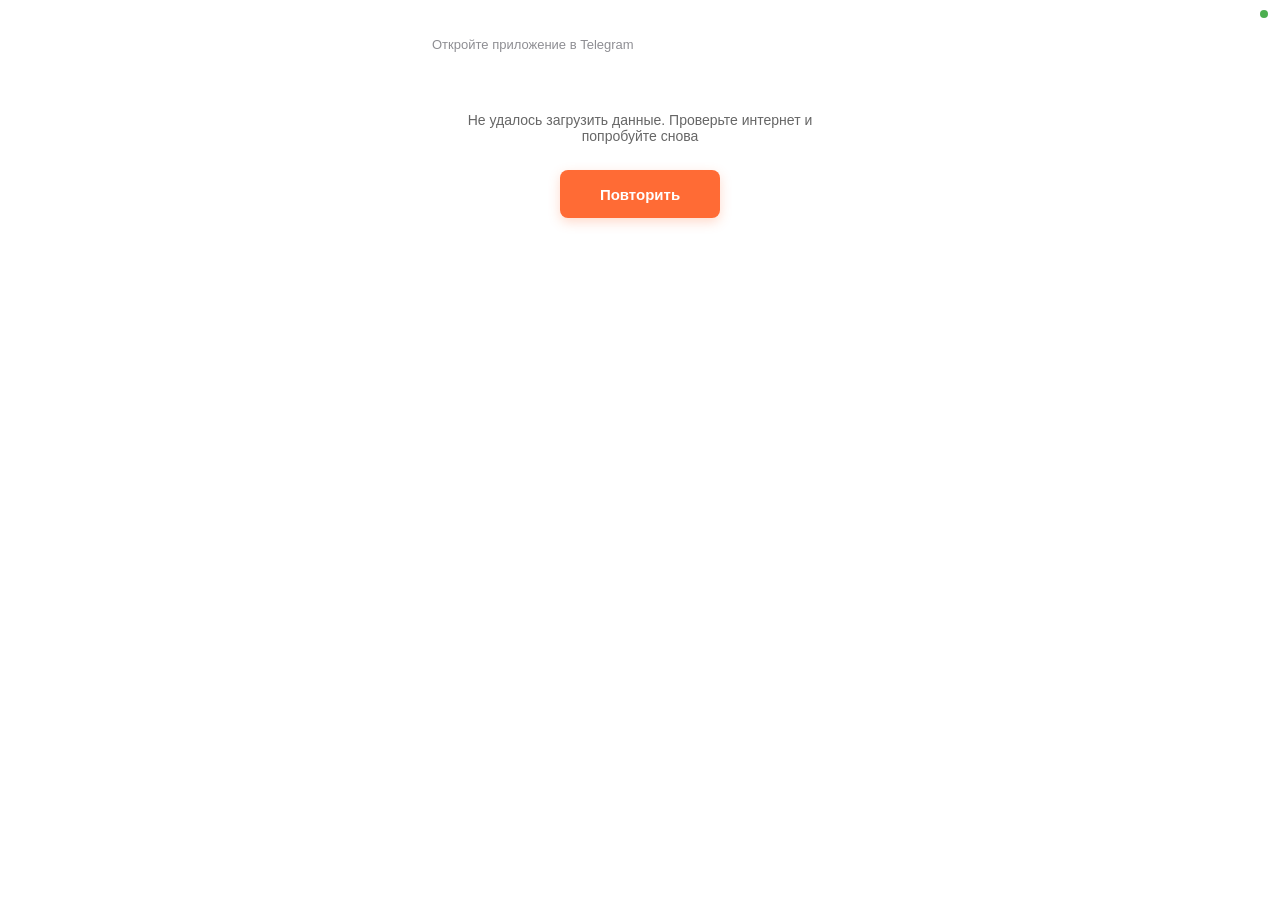
<file: index.html>
<!DOCTYPE html>
<html lang="ru">
<head>
  <meta charset="UTF-8">
  <meta name="viewport" content="width=device-width, initial-scale=1.0">
  <title>DogBuddy</title>
  <link rel="stylesheet" href="style.css">
  <script src="https://telegram.org/js/telegram-web-app.js"></script>
</head>
<body>
  <div id="network-banner" class="network-banner hidden">⚠️ Нет подключения к интернету</div>
  <div id="network-indicator" class="network-indicator online"></div>
  <main class="mx-auto min-h-screen max-w-md px-4 py-6">
    <p id="tg-user" class="hint mb-2">Откройте приложение в Telegram</p>
    <div id="dashboard-container"></div>
    <p id="home-status" class="hint mb-4" aria-live="polite"></p>
    <button class="btn-secondary is-hidden mb-4" id="home-retry" type="button">Повторить</button>

    <section id="home-menu" class="is-hidden">
      <h1 class="mb-2">Меню</h1>
      <p id="home-dog" class="dog-name"></p>
      <nav class="flex flex-col gap-2">
        <a class="btn-primary no-underline" href="feed.html">🔍 Найти друзей</a>
        <a class="btn-secondary no-underline" href="profile.html">🐕 Мой профиль</a>
        <a class="btn-secondary no-underline" href="walks.html">📅 Мои прогулки</a>
        <a class="btn-secondary no-underline" href="chats.html">💬 Чаты</a>
        <a class="btn-secondary no-underline" href="settings.html">⚙️ Настройки</a>
        <a class="btn-secondary no-underline" href="about.html">ℹ️ О приложении</a>
      </nav>
    </section>

    <section id="home-register" class="is-hidden">
      <h1 class="mb-4">Регистрация пса</h1>
      <form id="dog-form" class="card flex flex-col gap-4 p-4">
        <label class="flex flex-col gap-1">
          <span>Имя</span>
          <input class="field" type="text" name="name" required minlength="2" maxlength="30" placeholder="Шарик">
        </label>

        <label class="flex flex-col gap-1">
          <span>Порода</span>
          <input class="field" type="text" name="breed" required minlength="2" maxlength="50" placeholder="Корги">
        </label>

        <label class="flex flex-col gap-1">
          <span>Вес, кг</span>
          <input class="field" type="number" name="weight_kg" required min="0.5" max="150" step="0.1" placeholder="12">
        </label>

        <label class="flex flex-col gap-1">
          <span>Активность</span>
          <select class="field" name="activity" required>
            <option value="">Выберите от 1 до 5</option>
            <option value="1">1 — очень спокойный</option>
            <option value="2">2 — спокойный</option>
            <option value="3">3 — средний</option>
            <option value="4">4 — активный</option>
            <option value="5">5 — очень активный</option>
          </select>
        </label>

        <label class="flex items-center gap-2">
          <input type="checkbox" name="vaccinated">
          <span>Привит</span>
        </label>

        <label class="flex flex-col gap-1">
          <span>Фото</span>
          <span class="flex items-center gap-2">
            <input id="photo-file" type="file" accept="image/*">
            <img id="photo-preview" class="photo-preview is-hidden" alt="Превью фото собаки">
          </span>
          <span class="hint">Фото загрузится в облачное хранилище</span>
        </label>
        <input type="hidden" name="photo_url" id="photo-url" value="">

        <input type="hidden" name="lat" id="lat">
        <input type="hidden" name="lon" id="lon">
        <button class="btn-secondary" id="locate-btn" type="button">📍 Определить моё местоположение</button>
        <p id="coords-text" class="hint" aria-live="polite"></p>
        <div id="manual-coords" class="manual-coords">
          <label class="flex flex-col gap-1">
            <span>Широта (lat)</span>
            <input class="field" id="lat-manual" type="number" step="0.0000001" min="-90" max="90" placeholder="55.7558">
          </label>
          <label class="flex flex-col gap-1">
            <span>Долгота (lon)</span>
            <input class="field" id="lon-manual" type="number" step="0.0000001" min="-180" max="180" placeholder="37.6173">
          </label>
        </div>

        <button class="btn-primary" type="submit">Сохранить</button>
        <p id="form-status" class="hint" aria-live="polite"></p>
      </form>
    </section>
  </main>

  <script src="app.js"></script>
</body>
</html>
</file>
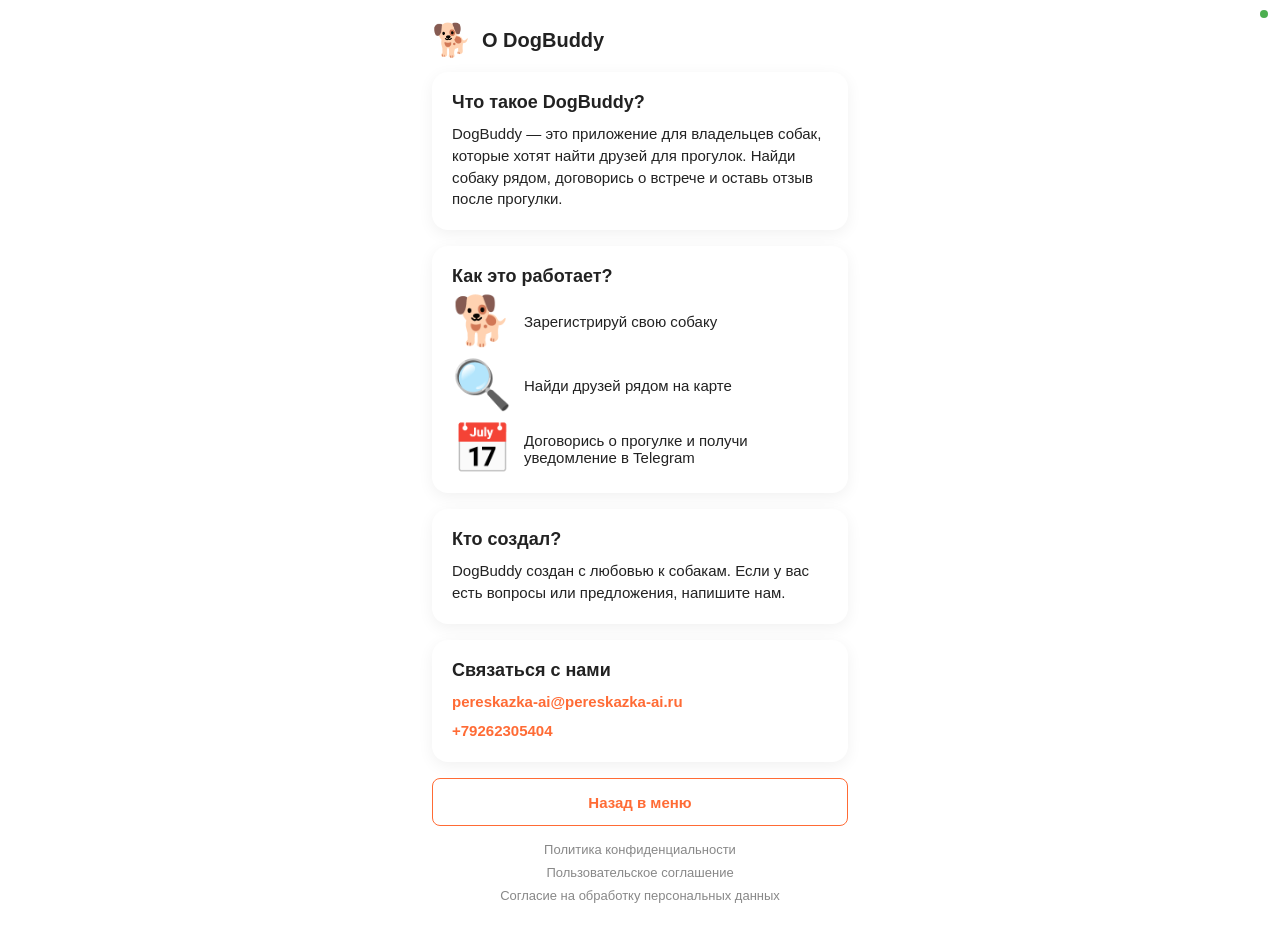
<file: about.html>
<!DOCTYPE html>
<html lang="ru">
<head>
  <meta charset="UTF-8">
  <meta name="viewport" content="width=device-width, initial-scale=1.0">
  <title>DogBuddy — о приложении</title>
  <link rel="stylesheet" href="style.css">
  <script src="https://telegram.org/js/telegram-web-app.js"></script>
</head>
<body class="about-page">
  <div id="network-banner" class="network-banner hidden">⚠️ Нет подключения к интернету</div>
  <div id="network-indicator" class="network-indicator online"></div>
  <main class="mx-auto min-h-screen max-w-md px-4 py-6">
    <h1 class="about-title"><span class="about-title-icon" aria-hidden="true">🐕</span> О DogBuddy</h1>

    <section class="about-card">
      <h2>Что такое DogBuddy?</h2>
      <p>DogBuddy — это приложение для владельцев собак, которые хотят найти друзей для прогулок. Найди собаку рядом, договорись о встрече и оставь отзыв после прогулки.</p>
    </section>

    <section class="about-card">
      <h2>Как это работает?</h2>
      <ol class="about-steps">
        <li class="about-step"><span class="about-step-icon" aria-hidden="true">🐕</span><span>Зарегистрируй свою собаку</span></li>
        <li class="about-step"><span class="about-step-icon" aria-hidden="true">🔍</span><span>Найди друзей рядом на карте</span></li>
        <li class="about-step"><span class="about-step-icon" aria-hidden="true">📅</span><span>Договорись о прогулке и получи уведомление в Telegram</span></li>
      </ol>
    </section>

    <section class="about-card">
      <h2>Кто создал?</h2>
      <p>DogBuddy создан с любовью к собакам. Если у вас есть вопросы или предложения, напишите нам.</p>
    </section>

    <section class="about-card">
      <h2>Связаться с нами</h2>
      <p class="about-contacts">
        <a class="about-contact" href="mailto:pereskazka-ai@pereskazka-ai.ru">pereskazka-ai@pereskazka-ai.ru</a>
        <a class="about-contact" href="tel:+79262305404">+79262305404</a>
      </p>
    </section>

    <a class="btn-secondary no-underline" href="index.html">Назад в меню</a>
    <nav class="legal-links" aria-label="Документы">
      <a class="privacy-link" href="privacy.html">Политика конфиденциальности</a>
      <a class="privacy-link" href="terms.html">Пользовательское соглашение</a>
      <a class="privacy-link" href="consent.html">Согласие на обработку персональных данных</a>
    </nav>
  </main>
  <script src="app.js"></script>
</body>
</html>
</file>
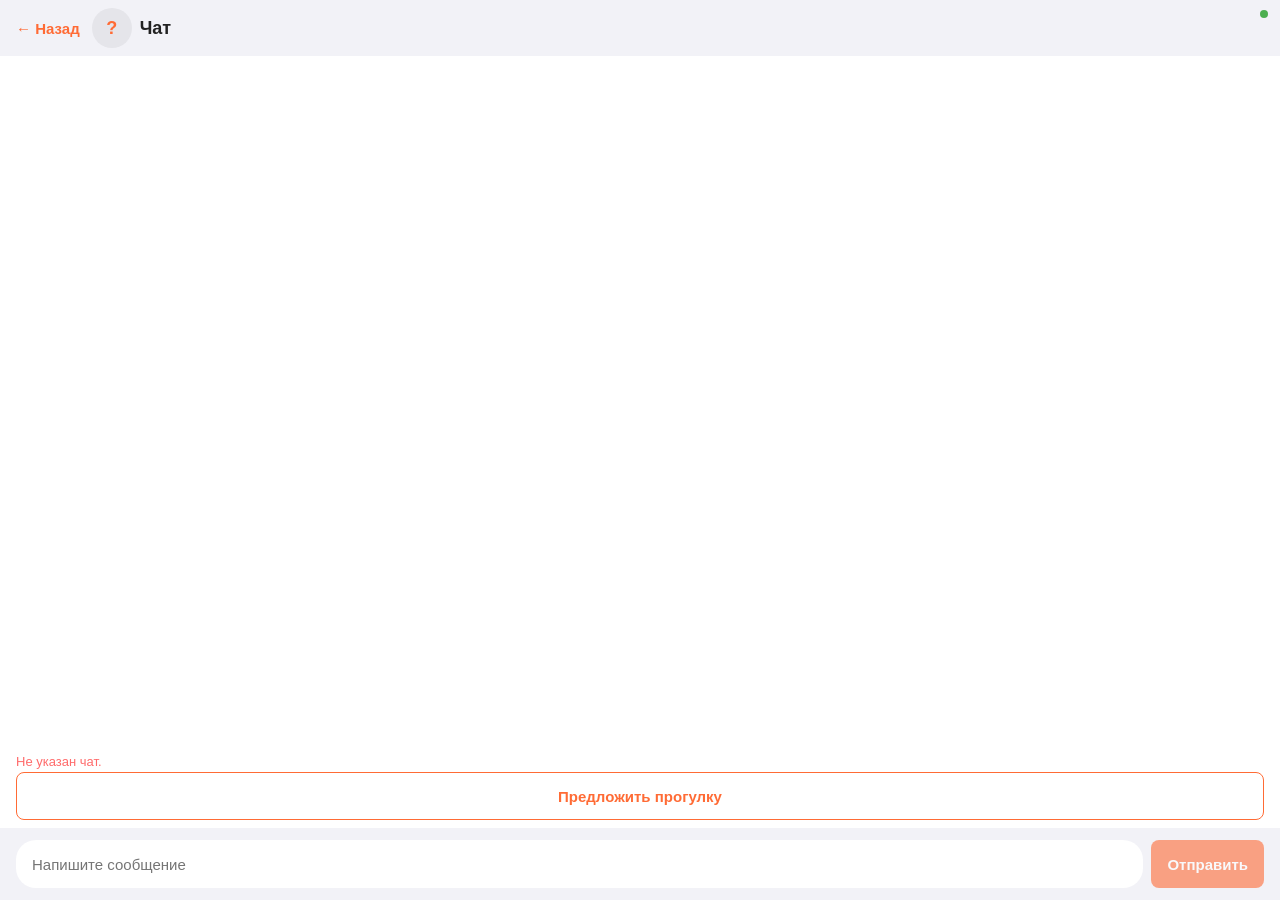
<file: chat.html>
<!DOCTYPE html>
<html lang="ru">
<head>
  <meta charset="UTF-8">
  <meta name="viewport" content="width=device-width, initial-scale=1.0">
  <title>DogBuddy — чат</title>
  <script src="https://telegram.org/js/telegram-web-app.js"></script>
  <link rel="stylesheet" href="style.css">
  <style>
    body.chat-page {
      height: 100vh;
      display: flex;
      flex-direction: column;
      overflow: hidden;
    }

    .chat-header {
      display: flex;
      align-items: center;
      gap: 12px;
      min-height: 56px;
      padding: 8px 16px;
      background: var(--tg-card);
    }

    .chat-back {
      flex-shrink: 0;
      color: var(--primary);
      font-size: 15px;
      font-weight: 600;
      text-decoration: none;
    }

    .chat-partner-wrap {
      display: flex;
      align-items: center;
      gap: 8px;
      min-width: 0;
    }

    .chat-avatar {
      display: flex;
      align-items: center;
      justify-content: center;
      width: 40px;
      height: 40px;
      flex-shrink: 0;
      border-radius: 50%;
      background: #E5E5EA;
      color: #FF6B35;
      font-size: 18px;
      font-weight: 600;
    }

    #chat-partner {
      margin: 0;
      overflow: hidden;
      font-size: 18px;
      font-weight: 600;
      text-overflow: ellipsis;
      white-space: nowrap;
    }

    .chat-messages {
      display: flex;
      flex: 1;
      flex-direction: column;
      gap: 8px;
      overflow-y: auto;
      padding: 16px;
    }

    .chat-empty {
      margin: auto;
      text-align: center;
    }

    .chat-bubble {
      max-width: 80%;
      padding: 10px 14px;
    }

    .chat-bubble-in {
      align-self: flex-start;
      background: #E5E5EA;
      color: #222222;
      border-radius: 18px 18px 18px 4px;
    }

    .chat-bubble-out {
      align-self: flex-end;
      background: #FF6B35;
      color: #ffffff;
      border-radius: 18px 18px 4px 18px;
    }

    .chat-text {
      margin: 0;
      font-size: 15px;
      white-space: pre-wrap;
      overflow-wrap: anywhere;
    }

    .chat-time {
      display: block;
      margin-top: 4px;
      font-size: 11px;
    }

    .chat-bubble-in .chat-time {
      color: #8e8e93;
    }

    .chat-bubble-out .chat-time {
      color: rgba(255, 255, 255, 0.85);
    }

    .chat-status {
      min-height: 18px;
      margin: 0;
      padding: 0 16px;
    }

    .chat-form {
      display: flex;
      gap: 8px;
      padding: 12px 16px;
      background: var(--tg-card);
    }

    .chat-input {
      flex: 1;
      min-width: 0;
      height: 48px;
      padding: 0 16px;
      border: none;
      border-radius: 20px;
      background: #ffffff;
      color: #222222;
      font-size: 15px;
    }

    .chat-send {
      flex-shrink: 0;
      padding: 0 16px;
    }

    .chat-walks {
      display: flex;
      flex-direction: column;
      gap: 8px;
      max-height: 220px;
      overflow-y: auto;
      padding: 8px 16px 0;
    }

    .chat-walks[hidden] {
      display: none !important;
    }

    .walk-list-title {
      margin: 0;
      font-size: 13px;
      font-weight: 600;
    }

    .walk-card {
      padding: 12px;
      background: var(--tg-card);
      border-radius: 12px;
    }

    .walk-place {
      margin: 0;
      font-size: 15px;
      font-weight: 600;
    }

    .walk-meta {
      margin: 4px 0 0;
      font-size: 13px;
    }

    .walk-status-proposed {
      color: #FF6B35;
    }

    .walk-status-confirmed,
    .walk-status-done {
      color: #4CAF50;
    }

    .walk-review-link {
      display: flex;
      align-items: center;
      justify-content: center;
      width: 100%;
      margin-top: 8px;
      text-decoration: none;
    }

    .walk-actions {
      display: flex;
      gap: 8px;
      margin-top: 8px;
    }

    .walk-actions button {
      flex: 1;
      height: 48px;
    }

    .chat-walk-link {
      display: flex;
      align-items: center;
      justify-content: center;
      margin: 0 16px 8px;
      text-decoration: none;
    }
  </style>
</head>
<body class="chat-page" data-requires-dog="1">
  <div id="network-banner" class="network-banner hidden">⚠️ Нет подключения к интернету</div>
  <div id="network-indicator" class="network-indicator online"></div>
  <header class="chat-header">
    <a class="chat-back" href="feed.html">← Назад</a>
    <div class="chat-partner-wrap">
      <div id="chat-avatar" class="chat-avatar">?</div>
      <h1 id="chat-partner">Чат</h1>
    </div>
  </header>

  <div id="chat-walks" class="chat-walks" hidden></div>
  <div id="messages-container" class="chat-messages"></div>
  <p id="chat-status" class="hint chat-status"></p>
  <a id="chat-walk-link" class="btn-secondary chat-walk-link" href="walk.html">Предложить прогулку</a>

  <form id="chat-form" class="chat-form">
    <input id="chat-text" class="chat-input" type="text" name="text" maxlength="1000" placeholder="Напишите сообщение" aria-label="Сообщение" autocomplete="off">
    <button class="btn-primary chat-send" type="submit">Отправить</button>
  </form>

  <script src="app.js"></script>
</body>
</html>
</file>
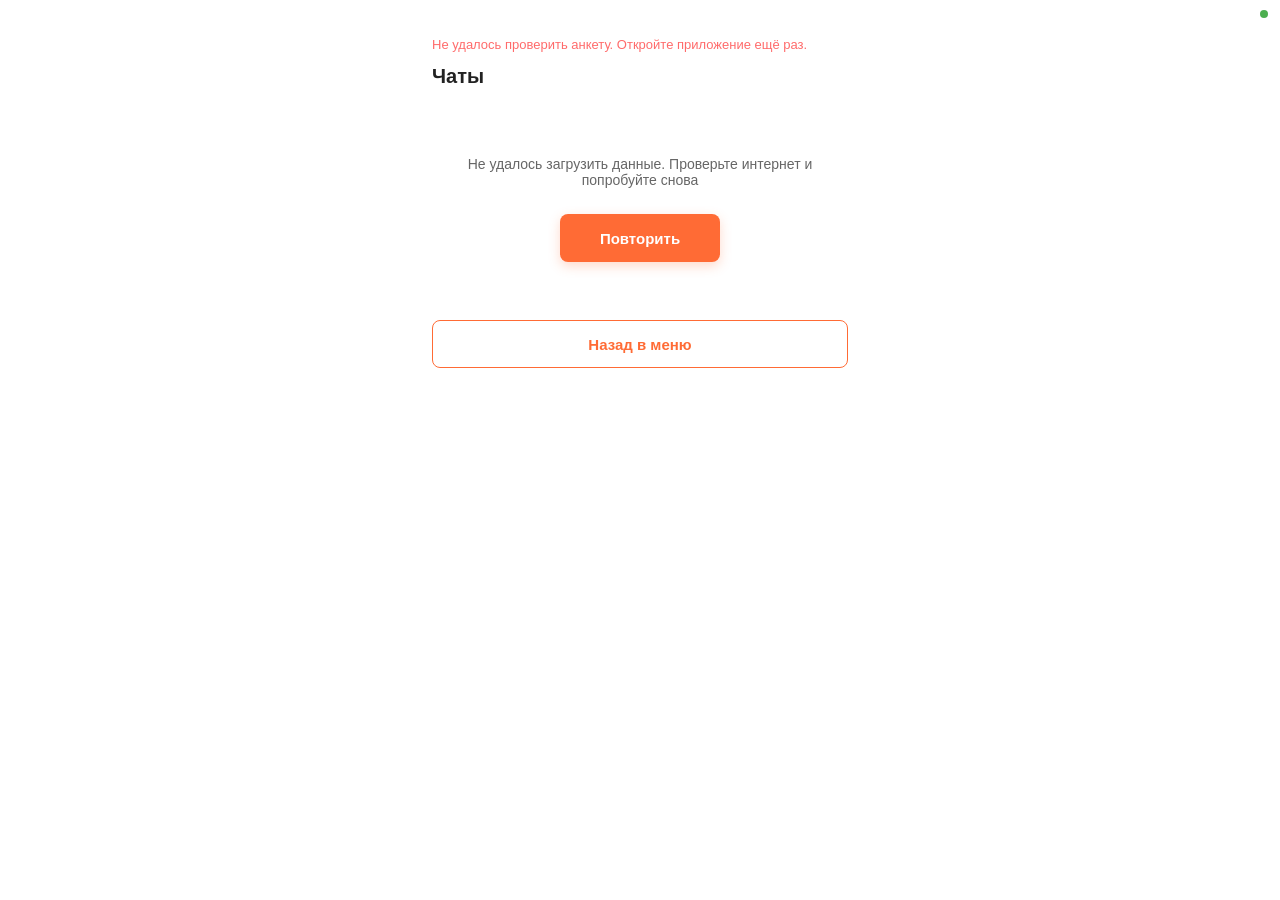
<file: chats.html>
<!DOCTYPE html>
<html lang="ru">
<head>
  <meta charset="UTF-8">
  <meta name="viewport" content="width=device-width, initial-scale=1.0">
  <title>DogBuddy — чаты</title>
  <link rel="stylesheet" href="style.css">
  <style>
    .chat-card {
      position: relative;
    }

    .unread-badge {
      position: absolute;
      top: 10px;
      right: 10px;
      min-width: 24px;
      height: 24px;
      padding: 0 6px;
      box-sizing: border-box;
      background: #FF4444;
      color: #ffffff;
      border-radius: 999px;
      display: flex;
      justify-content: center;
      align-items: center;
      font-size: 12px;
      font-weight: bold;
      line-height: 1;
    }
  </style>
  <script src="https://telegram.org/js/telegram-web-app.js"></script>
</head>
<body data-requires-dog="1">
  <div id="network-banner" class="network-banner hidden">⚠️ Нет подключения к интернету</div>
  <div id="network-indicator" class="network-indicator online"></div>
  <main class="mx-auto min-h-screen max-w-md px-4 py-6">
    <h1 class="mb-4">Чаты</h1>
    <div id="chats-list" class="list-stack"></div>
    <a class="btn-secondary no-underline mt-4" href="index.html">Назад в меню</a>
  </main>
  <script src="app.js"></script>
</body>
</html>
</file>
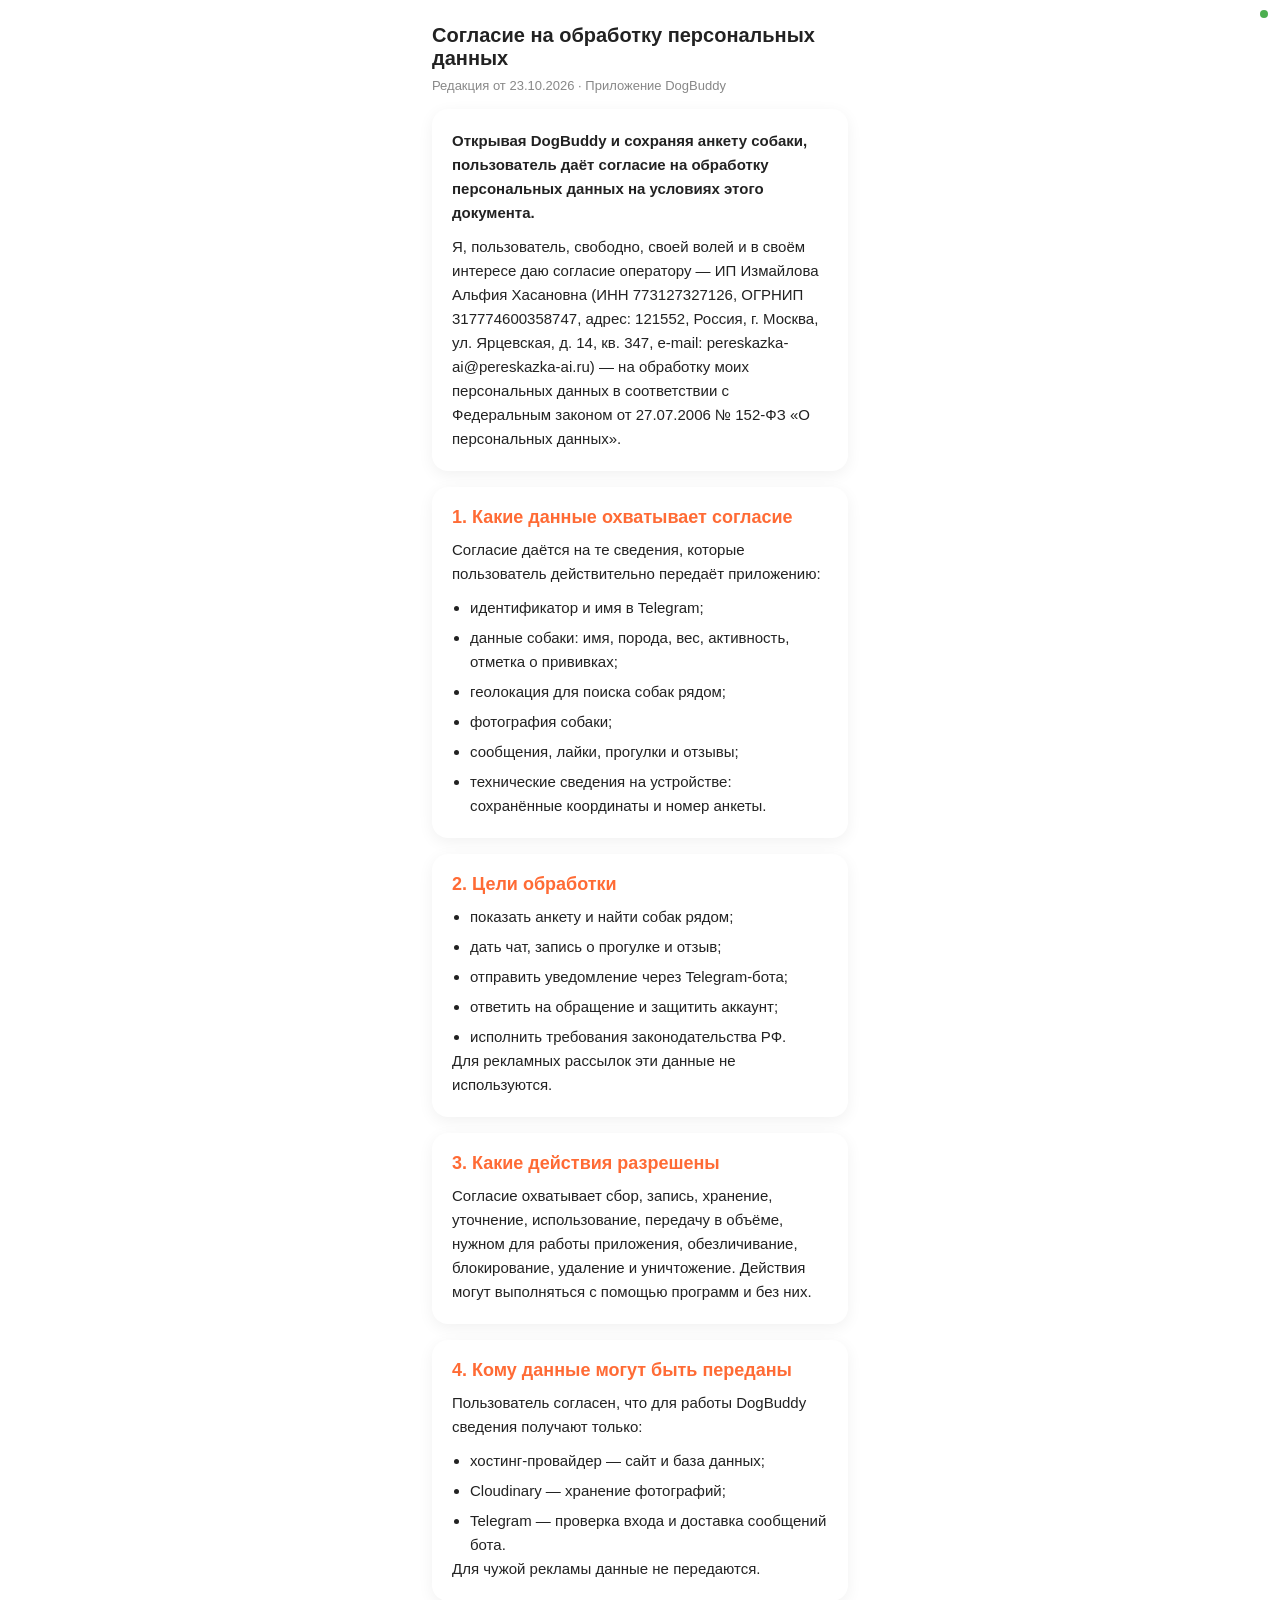
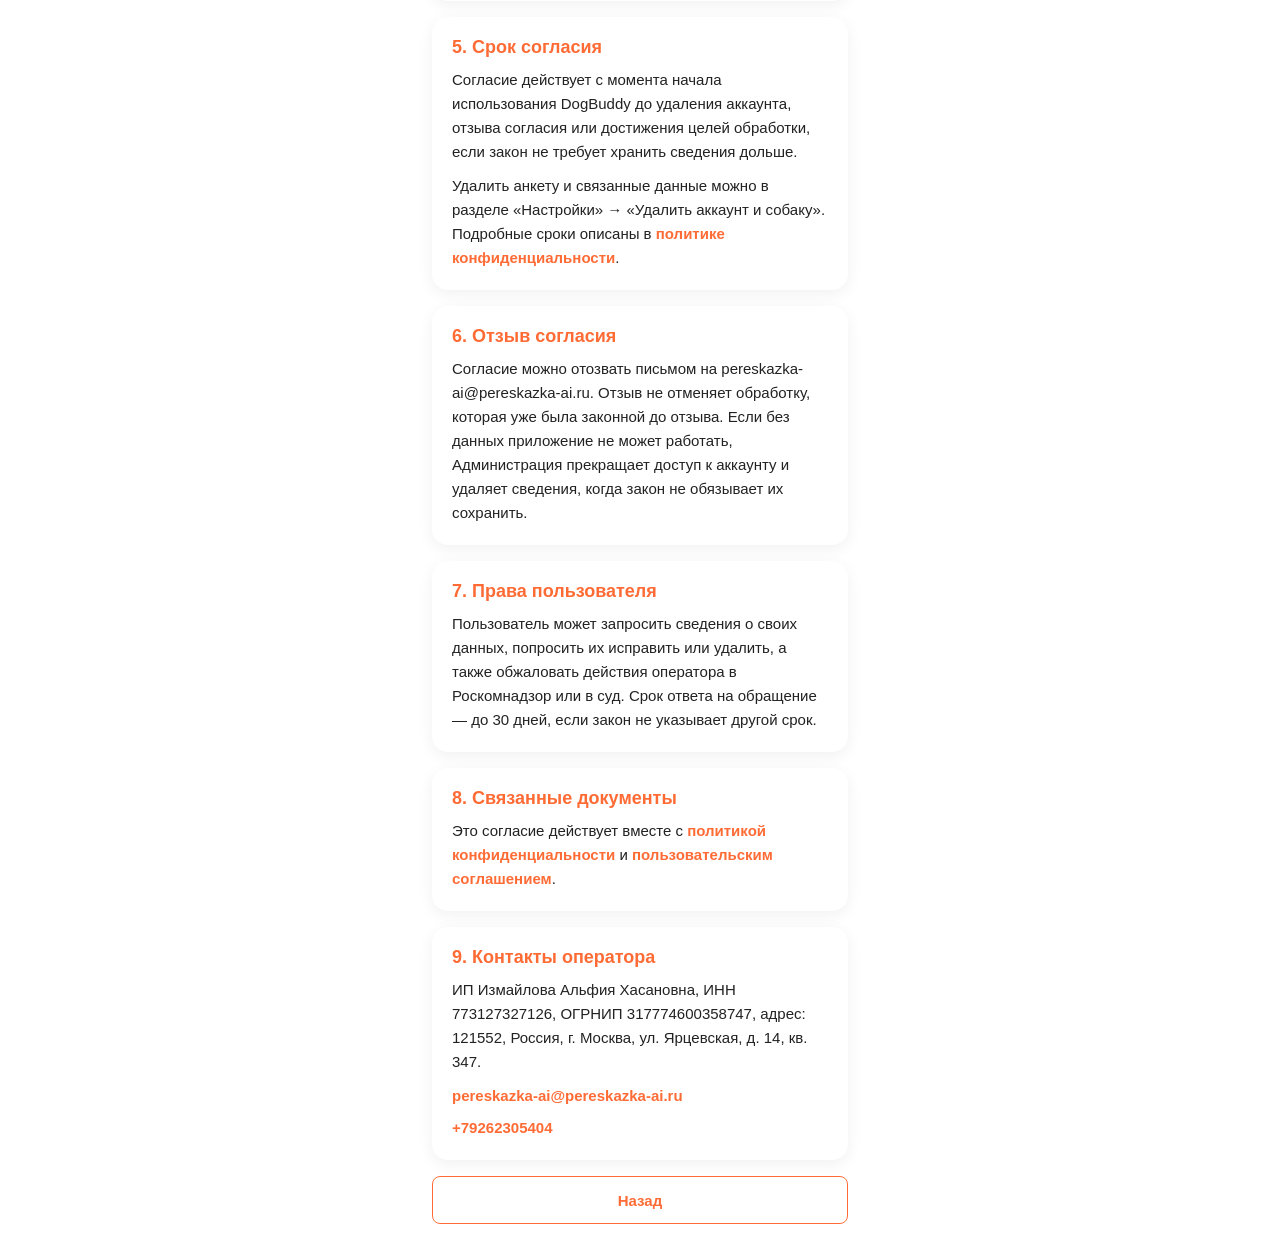
<file: consent.html>
<!DOCTYPE html>
<html lang="ru">
<head>
  <meta charset="UTF-8">
  <meta name="viewport" content="width=device-width, initial-scale=1.0">
  <title>DogBuddy — согласие на обработку персональных данных</title>
  <link rel="stylesheet" href="style.css">
  <script src="https://telegram.org/js/telegram-web-app.js"></script>
</head>
<body class="about-page">
  <div id="network-banner" class="network-banner hidden">⚠️ Нет подключения к интернету</div>
  <div id="network-indicator" class="network-indicator online"></div>
  <main class="mx-auto min-h-screen max-w-md px-4 py-6">
    <h1 class="about-title">Согласие на обработку персональных данных</h1>
    <p class="privacy-meta">Редакция от 23.10.2026 · Приложение DogBuddy</p>

    <section class="about-card privacy-card">
      <p><strong>Открывая DogBuddy и сохраняя анкету собаки, пользователь даёт согласие на обработку персональных данных на условиях этого документа.</strong></p>
      <p>Я, пользователь, свободно, своей волей и в своём интересе даю согласие оператору — ИП Измайлова Альфия Хасановна (ИНН 773127327126, ОГРНИП 317774600358747, адрес: 121552, Россия, г. Москва, ул. Ярцевская, д. 14, кв. 347, e-mail: pereskazka-ai@pereskazka-ai.ru) — на обработку моих персональных данных в соответствии с Федеральным законом от 27.07.2006 № 152-ФЗ «О персональных данных».</p>
    </section>

    <section class="about-card privacy-card">
      <h2>1. Какие данные охватывает согласие</h2>
      <p>Согласие даётся на те сведения, которые пользователь действительно передаёт приложению:</p>
      <ul>
        <li>идентификатор и имя в Telegram;</li>
        <li>данные собаки: имя, порода, вес, активность, отметка о прививках;</li>
        <li>геолокация для поиска собак рядом;</li>
        <li>фотография собаки;</li>
        <li>сообщения, лайки, прогулки и отзывы;</li>
        <li>технические сведения на устройстве: сохранённые координаты и номер анкеты.</li>
      </ul>
    </section>

    <section class="about-card privacy-card">
      <h2>2. Цели обработки</h2>
      <ul>
        <li>показать анкету и найти собак рядом;</li>
        <li>дать чат, запись о прогулке и отзыв;</li>
        <li>отправить уведомление через Telegram-бота;</li>
        <li>ответить на обращение и защитить аккаунт;</li>
        <li>исполнить требования законодательства РФ.</li>
      </ul>
      <p>Для рекламных рассылок эти данные не используются.</p>
    </section>

    <section class="about-card privacy-card">
      <h2>3. Какие действия разрешены</h2>
      <p>Согласие охватывает сбор, запись, хранение, уточнение, использование, передачу в объёме, нужном для работы приложения, обезличивание, блокирование, удаление и уничтожение. Действия могут выполняться с помощью программ и без них.</p>
    </section>

    <section class="about-card privacy-card">
      <h2>4. Кому данные могут быть переданы</h2>
      <p>Пользователь согласен, что для работы DogBuddy сведения получают только:</p>
      <ul>
        <li>хостинг-провайдер — сайт и база данных;</li>
        <li>Cloudinary — хранение фотографий;</li>
        <li>Telegram — проверка входа и доставка сообщений бота.</li>
      </ul>
      <p>Для чужой рекламы данные не передаются.</p>
    </section>

    <section class="about-card privacy-card">
      <h2>5. Срок согласия</h2>
      <p>Согласие действует с момента начала использования DogBuddy до удаления аккаунта, отзыва согласия или достижения целей обработки, если закон не требует хранить сведения дольше.</p>
      <p>Удалить анкету и связанные данные можно в разделе «Настройки» → «Удалить аккаунт и собаку». Подробные сроки описаны в <a class="privacy-doc" href="privacy.html">политике конфиденциальности</a>.</p>
    </section>

    <section class="about-card privacy-card">
      <h2>6. Отзыв согласия</h2>
      <p>Согласие можно отозвать письмом на pereskazka-ai@pereskazka-ai.ru. Отзыв не отменяет обработку, которая уже была законной до отзыва. Если без данных приложение не может работать, Администрация прекращает доступ к аккаунту и удаляет сведения, когда закон не обязывает их сохранить.</p>
    </section>

    <section class="about-card privacy-card">
      <h2>7. Права пользователя</h2>
      <p>Пользователь может запросить сведения о своих данных, попросить их исправить или удалить, а также обжаловать действия оператора в Роскомнадзор или в суд. Срок ответа на обращение — до 30 дней, если закон не указывает другой срок.</p>
    </section>

    <section class="about-card privacy-card">
      <h2>8. Связанные документы</h2>
      <p>Это согласие действует вместе с <a class="privacy-doc" href="privacy.html">политикой конфиденциальности</a> и <a class="privacy-doc" href="terms.html">пользовательским соглашением</a>.</p>
    </section>

    <section class="about-card privacy-card">
      <h2>9. Контакты оператора</h2>
      <p>ИП Измайлова Альфия Хасановна, ИНН 773127327126, ОГРНИП 317774600358747, адрес: 121552, Россия, г. Москва, ул. Ярцевская, д. 14, кв. 347.</p>
      <p class="about-contacts">
        <a class="about-contact" href="mailto:pereskazka-ai@pereskazka-ai.ru">pereskazka-ai@pereskazka-ai.ru</a>
        <a class="about-contact" href="tel:+79262305404">+79262305404</a>
      </p>
    </section>

    <a class="btn-secondary no-underline" href="about.html">Назад</a>
  </main>
  <script src="app.js"></script>
</body>
</html>
</file>
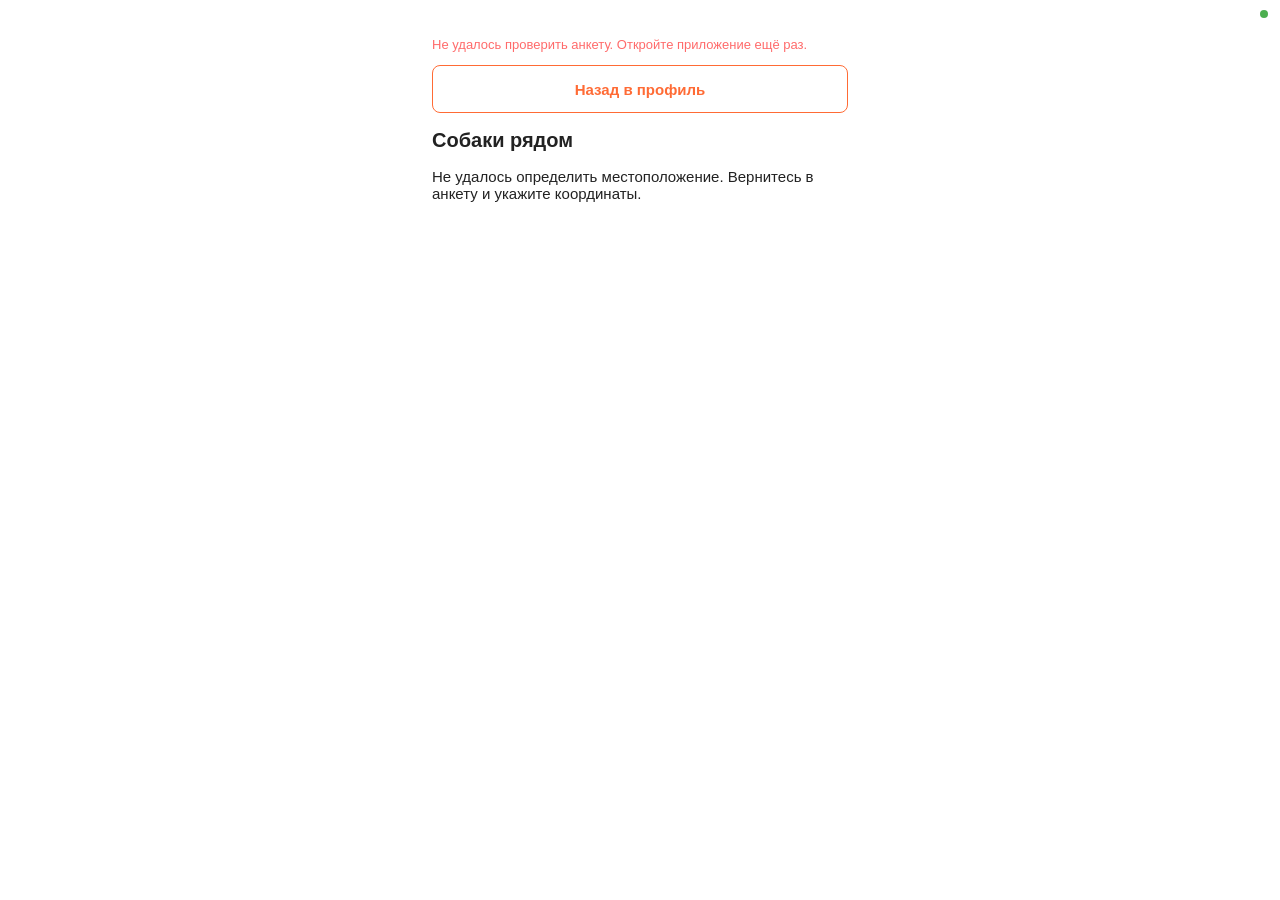
<file: feed.html>
<!DOCTYPE html>
<html lang="ru">
<head>
  <meta charset="UTF-8">
  <meta name="viewport" content="width=device-width, initial-scale=1.0">
  <title>DogBuddy — собаки рядом</title>
  <script src="https://telegram.org/js/telegram-web-app.js"></script>
  <link rel="stylesheet" href="style.css">
  <style>
    .dog-card {
      position: relative;
      overflow: hidden;
    }

    .dog-photo,
    .dog-placeholder {
      display: block;
      width: 100%;
      height: 220px;
      border-radius: 12px;
      object-fit: cover;
      background: var(--tg-bg);
    }

    .dog-placeholder {
      display: flex;
      align-items: center;
      justify-content: center;
      font-size: 42px;
      font-weight: 700;
      color: var(--primary);
    }

    .dog-name {
      margin: 12px 0 0;
      font-size: 20px;
      font-weight: 700;
      text-align: center;
    }

    .dog-meta {
      margin: 4px 0 0;
      text-align: center;
    }

    .badge-vaccinated {
      position: absolute;
      top: 24px;
      right: 24px;
      padding: 4px 8px;
      border-radius: 8px;
      background: #4CAF50;
      color: #ffffff;
      font-size: 13px;
    }

    .bar {
      height: 6px;
      margin-top: 8px;
      border-radius: 3px;
      background: #E5E5EA;
      overflow: hidden;
    }

    .bar-fill {
      height: 100%;
      border-radius: 3px;
    }

    .bar-high {
      background: #4CAF50;
    }

    .bar-mid {
      background: #FF6B35;
    }

    .bar-low {
      background: #FF6B6B;
    }

    .like-btn {
      width: 100%;
      margin-top: 12px;
    }

    .dog-card.is-liked {
      opacity: 0.55;
    }

    .match-modal {
      display: none;
      position: fixed;
      inset: 0;
      z-index: 20;
      align-items: center;
      justify-content: center;
      padding: 16px;
      background: rgba(0, 0, 0, 0.45);
    }

    .match-modal.is-visible {
      display: flex;
    }

    .match-dialog {
      width: 100%;
      max-width: 360px;
      padding: 24px 16px;
      text-align: center;
    }

    .match-title {
      margin: 0 0 16px;
      font-size: 20px;
      font-weight: 700;
    }

    .match-dialog .btn-primary,
    .match-dialog .btn-secondary {
      display: flex;
      align-items: center;
      justify-content: center;
      width: 100%;
      margin-top: 12px;
      text-decoration: none;
    }
  </style>
</head>
<body data-requires-dog="1">
  <div id="network-banner" class="network-banner hidden">⚠️ Нет подключения к интернету</div>
  <div id="network-indicator" class="network-indicator online"></div>
  <main class="mx-auto min-h-screen max-w-md px-4 py-6">
    <a class="btn-secondary mb-4 flex items-center justify-center no-underline" href="profile.html">Назад в профиль</a>
    <h1 class="mb-4">Собаки рядом</h1>
    <div id="feed-container" class="flex flex-col gap-4"></div>
  </main>

  <div id="match-modal" class="match-modal">
    <div class="card match-dialog">
      <p class="match-title">Это мэтч! 🎉</p>
      <a id="match-chat-link" class="btn-primary" href="chat.html">Перейти в чат</a>
      <button id="match-close" class="btn-secondary" type="button">Продолжить поиск</button>
    </div>
  </div>
  <script src="app.js"></script>
</body>
</html>
</file>
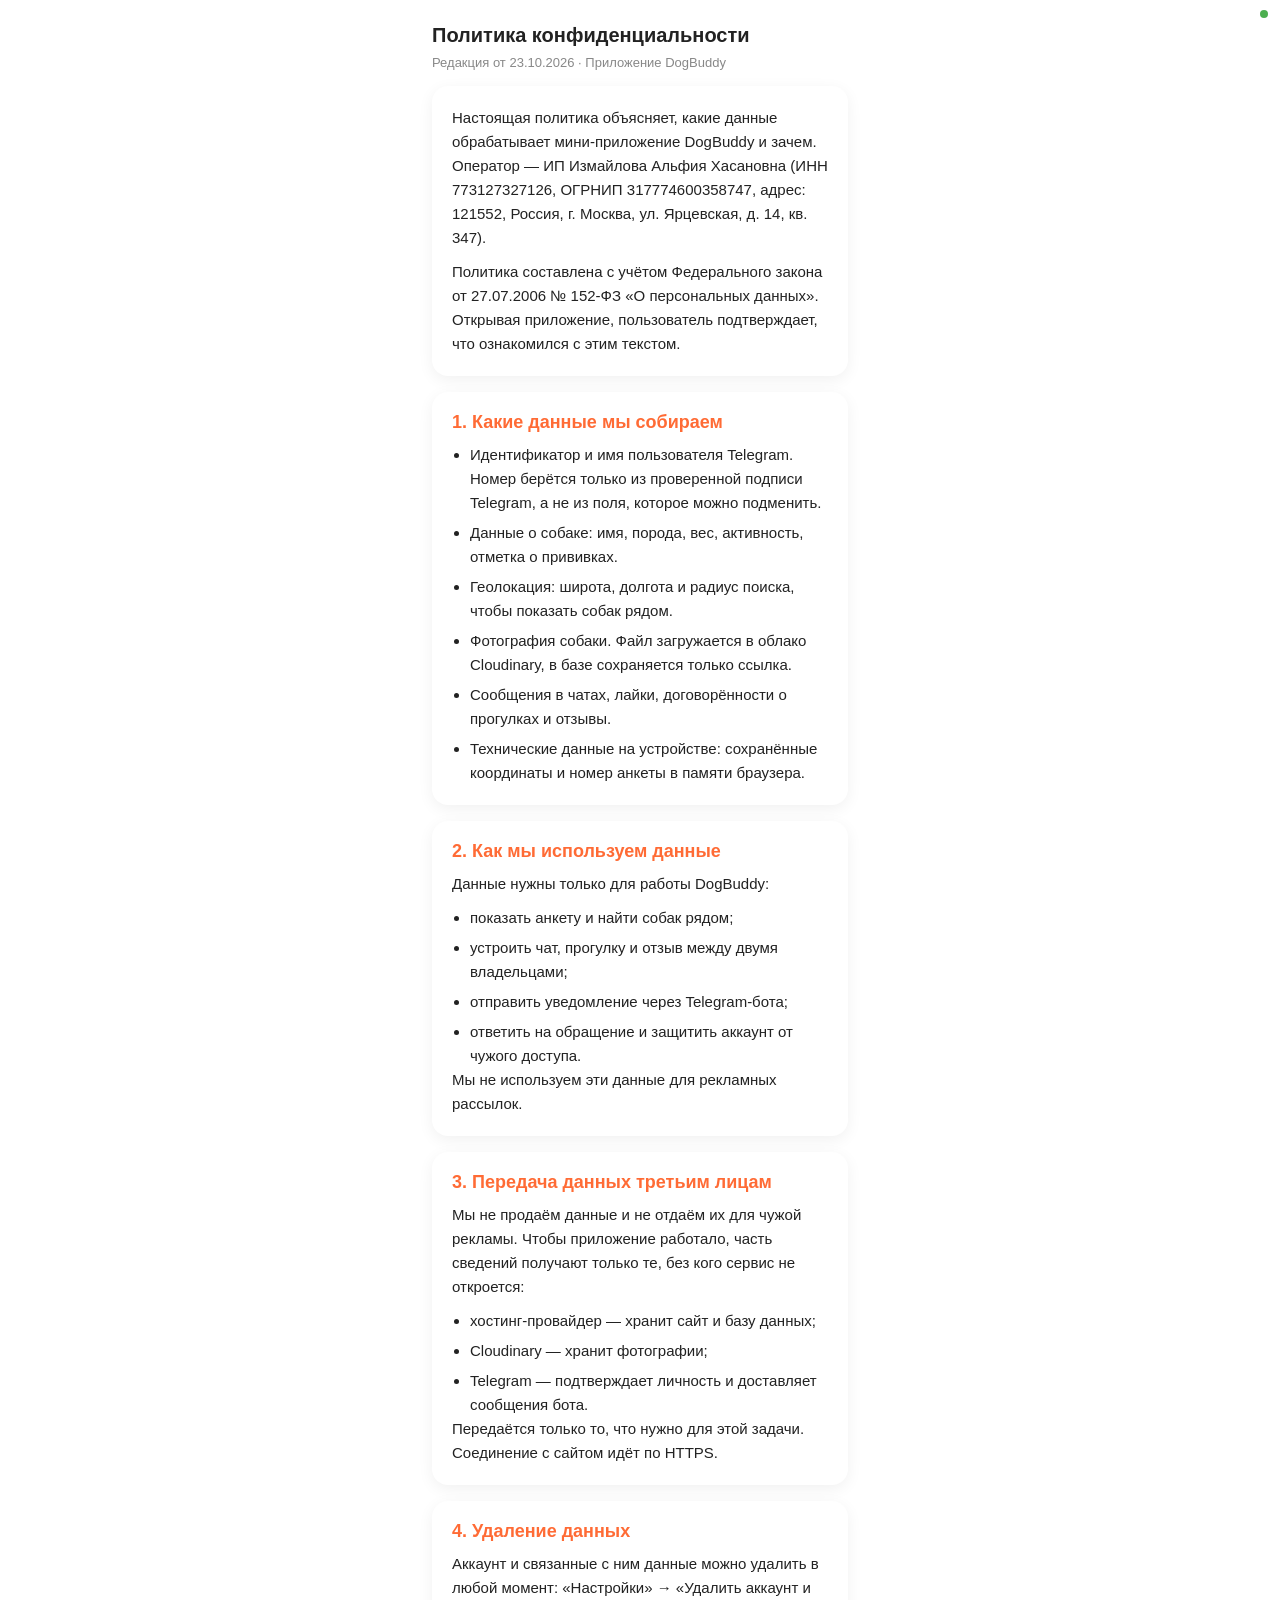
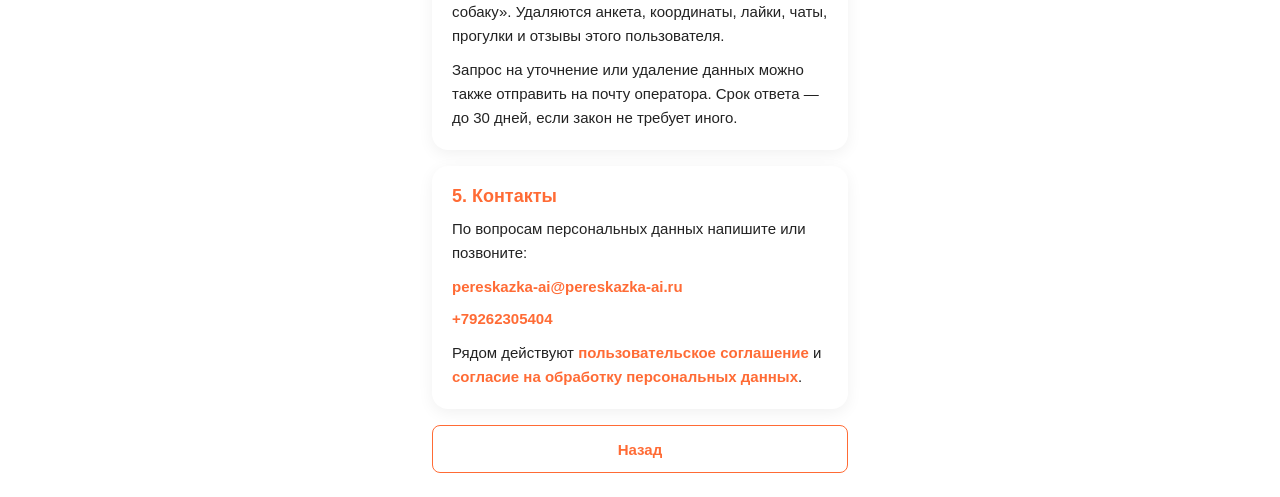
<file: privacy.html>
<!DOCTYPE html>
<html lang="ru">
<head>
  <meta charset="UTF-8">
  <meta name="viewport" content="width=device-width, initial-scale=1.0">
  <title>DogBuddy — политика конфиденциальности</title>
  <link rel="stylesheet" href="style.css">
  <script src="https://telegram.org/js/telegram-web-app.js"></script>
</head>
<body class="about-page">
  <div id="network-banner" class="network-banner hidden">⚠️ Нет подключения к интернету</div>
  <div id="network-indicator" class="network-indicator online"></div>
  <main class="mx-auto min-h-screen max-w-md px-4 py-6">
    <h1 class="about-title">Политика конфиденциальности</h1>
    <p class="privacy-meta">Редакция от 23.10.2026 · Приложение DogBuddy</p>

    <section class="about-card privacy-card">
      <p>Настоящая политика объясняет, какие данные обрабатывает мини-приложение DogBuddy и зачем. Оператор — ИП Измайлова Альфия Хасановна (ИНН 773127327126, ОГРНИП 317774600358747, адрес: 121552, Россия, г. Москва, ул. Ярцевская, д. 14, кв. 347).</p>
      <p>Политика составлена с учётом Федерального закона от 27.07.2006 № 152-ФЗ «О персональных данных». Открывая приложение, пользователь подтверждает, что ознакомился с этим текстом.</p>
    </section>

    <section class="about-card privacy-card">
      <h2>1. Какие данные мы собираем</h2>
      <ul>
        <li>Идентификатор и имя пользователя Telegram. Номер берётся только из проверенной подписи Telegram, а не из поля, которое можно подменить.</li>
        <li>Данные о собаке: имя, порода, вес, активность, отметка о прививках.</li>
        <li>Геолокация: широта, долгота и радиус поиска, чтобы показать собак рядом.</li>
        <li>Фотография собаки. Файл загружается в облако Cloudinary, в базе сохраняется только ссылка.</li>
        <li>Сообщения в чатах, лайки, договорённости о прогулках и отзывы.</li>
        <li>Технические данные на устройстве: сохранённые координаты и номер анкеты в памяти браузера.</li>
      </ul>
    </section>

    <section class="about-card privacy-card">
      <h2>2. Как мы используем данные</h2>
      <p>Данные нужны только для работы DogBuddy:</p>
      <ul>
        <li>показать анкету и найти собак рядом;</li>
        <li>устроить чат, прогулку и отзыв между двумя владельцами;</li>
        <li>отправить уведомление через Telegram-бота;</li>
        <li>ответить на обращение и защитить аккаунт от чужого доступа.</li>
      </ul>
      <p>Мы не используем эти данные для рекламных рассылок.</p>
    </section>

    <section class="about-card privacy-card">
      <h2>3. Передача данных третьим лицам</h2>
      <p>Мы не продаём данные и не отдаём их для чужой рекламы. Чтобы приложение работало, часть сведений получают только те, без кого сервис не откроется:</p>
      <ul>
        <li>хостинг-провайдер — хранит сайт и базу данных;</li>
        <li>Cloudinary — хранит фотографии;</li>
        <li>Telegram — подтверждает личность и доставляет сообщения бота.</li>
      </ul>
      <p>Передаётся только то, что нужно для этой задачи. Соединение с сайтом идёт по HTTPS.</p>
    </section>

    <section class="about-card privacy-card">
      <h2>4. Удаление данных</h2>
      <p>Аккаунт и связанные с ним данные можно удалить в любой момент: «Настройки» → «Удалить аккаунт и собаку». Удаляются анкета, координаты, лайки, чаты, прогулки и отзывы этого пользователя.</p>
      <p>Запрос на уточнение или удаление данных можно также отправить на почту оператора. Срок ответа — до 30 дней, если закон не требует иного.</p>
    </section>

    <section class="about-card privacy-card">
      <h2>5. Контакты</h2>
      <p>По вопросам персональных данных напишите или позвоните:</p>
      <p class="about-contacts">
        <a class="about-contact" href="mailto:pereskazka-ai@pereskazka-ai.ru">pereskazka-ai@pereskazka-ai.ru</a>
        <a class="about-contact" href="tel:+79262305404">+79262305404</a>
      </p>
      <p>Рядом действуют <a class="privacy-doc" href="terms.html">пользовательское соглашение</a> и <a class="privacy-doc" href="consent.html">согласие на обработку персональных данных</a>.</p>
    </section>

    <a class="btn-secondary no-underline" href="about.html">Назад</a>
  </main>
  <script src="app.js"></script>
</body>
</html>
</file>
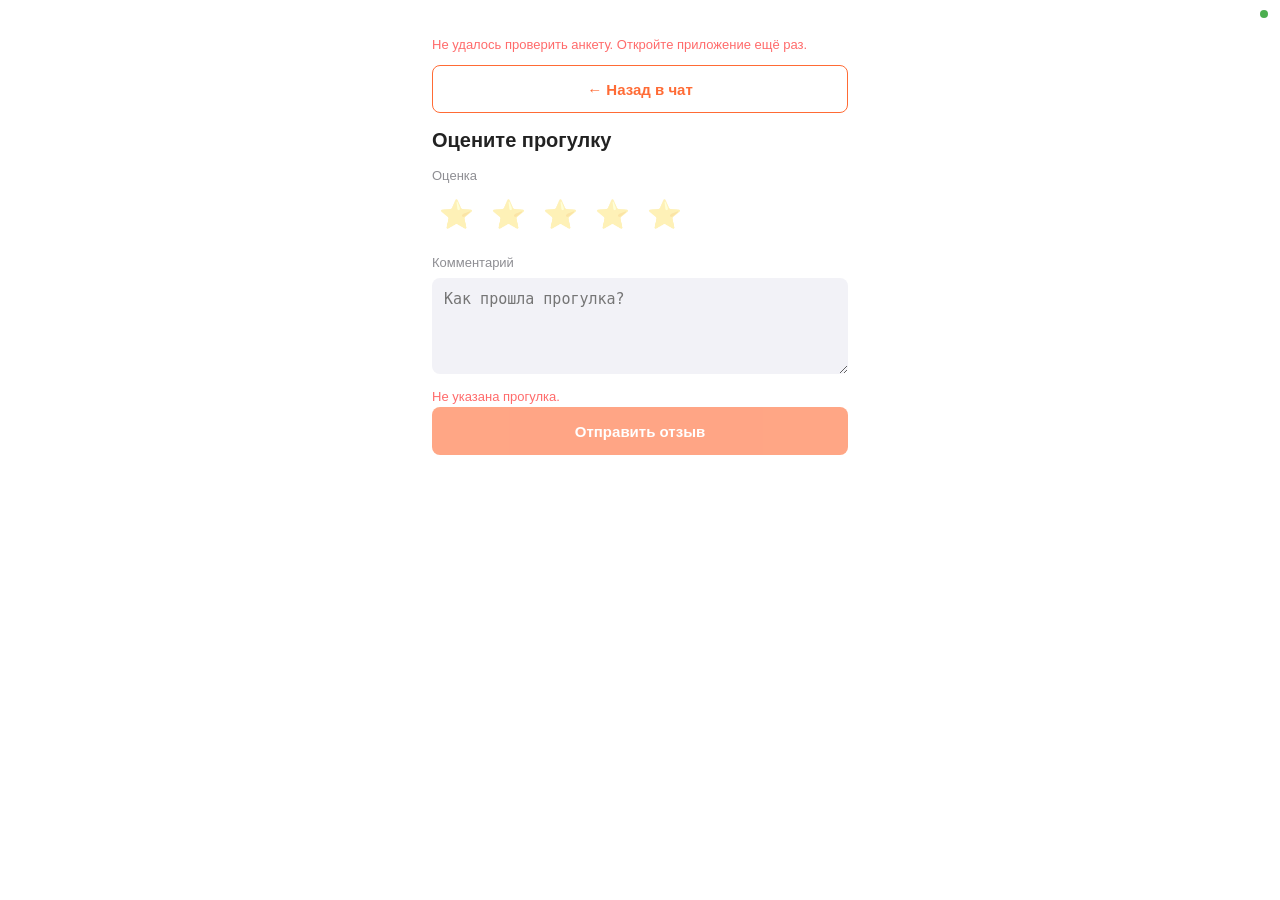
<file: review.html>
<!DOCTYPE html>
<html lang="ru">
<head>
  <meta charset="UTF-8">
  <meta name="viewport" content="width=device-width, initial-scale=1.0">
  <title>DogBuddy — отзыв</title>
  <script src="https://telegram.org/js/telegram-web-app.js"></script>
  <link rel="stylesheet" href="style.css">
  <style>
    .review-back,
    .review-submit {
      display: flex;
      align-items: center;
      justify-content: center;
      width: 100%;
      text-decoration: none;
    }

    .review-label {
      display: block;
      margin: 16px 0 8px;
    }

    .star-row {
      display: flex;
      gap: 4px;
    }

    .star {
      width: 48px;
      height: 48px;
      border: none;
      border-radius: 8px;
      background: transparent;
      font-size: 28px;
      line-height: 1;
      opacity: 0.35;
    }

    .star.is-selected {
      opacity: 1;
    }

    .review-text {
      width: 100%;
      min-height: 96px;
      padding: 12px;
      border: none;
      border-radius: 8px;
      background: var(--tg-card);
      color: var(--tg-text);
      font-size: 15px;
      resize: vertical;
    }

    .review-status {
      min-height: 18px;
      margin: 12px 0 0;
    }
  </style>
</head>
<body data-requires-dog="1">
  <div id="network-banner" class="network-banner hidden">⚠️ Нет подключения к интернету</div>
  <div id="network-indicator" class="network-indicator online"></div>
  <main class="mx-auto min-h-screen max-w-md px-4 py-6">
    <a id="review-back" class="btn-secondary review-back" href="chat.html">← Назад в чат</a>
    <h1 id="review-title" class="mb-4 mt-4">Оцените прогулку</h1>

    <form id="review-form">
      <p class="hint review-label">Оценка</p>
      <div class="star-row" id="star-row">
        <button class="star" type="button" data-rating="1" aria-label="1 звезда">⭐</button>
        <button class="star" type="button" data-rating="2" aria-label="2 звезды">⭐</button>
        <button class="star" type="button" data-rating="3" aria-label="3 звезды">⭐</button>
        <button class="star" type="button" data-rating="4" aria-label="4 звезды">⭐</button>
        <button class="star" type="button" data-rating="5" aria-label="5 звёзд">⭐</button>
      </div>
      <input id="review-rating" type="hidden" name="rating" value="">

      <label class="hint review-label" for="review-text">Комментарий</label>
      <textarea id="review-text" class="review-text" name="text" minlength="10" maxlength="1000" placeholder="Как прошла прогулка?" required></textarea>

      <p id="review-status" class="hint review-status"></p>
      <button class="btn-primary review-submit" type="submit">Отправить отзыв</button>
    </form>
  </main>
  <script src="app.js"></script>
</body>
</html>
</file>
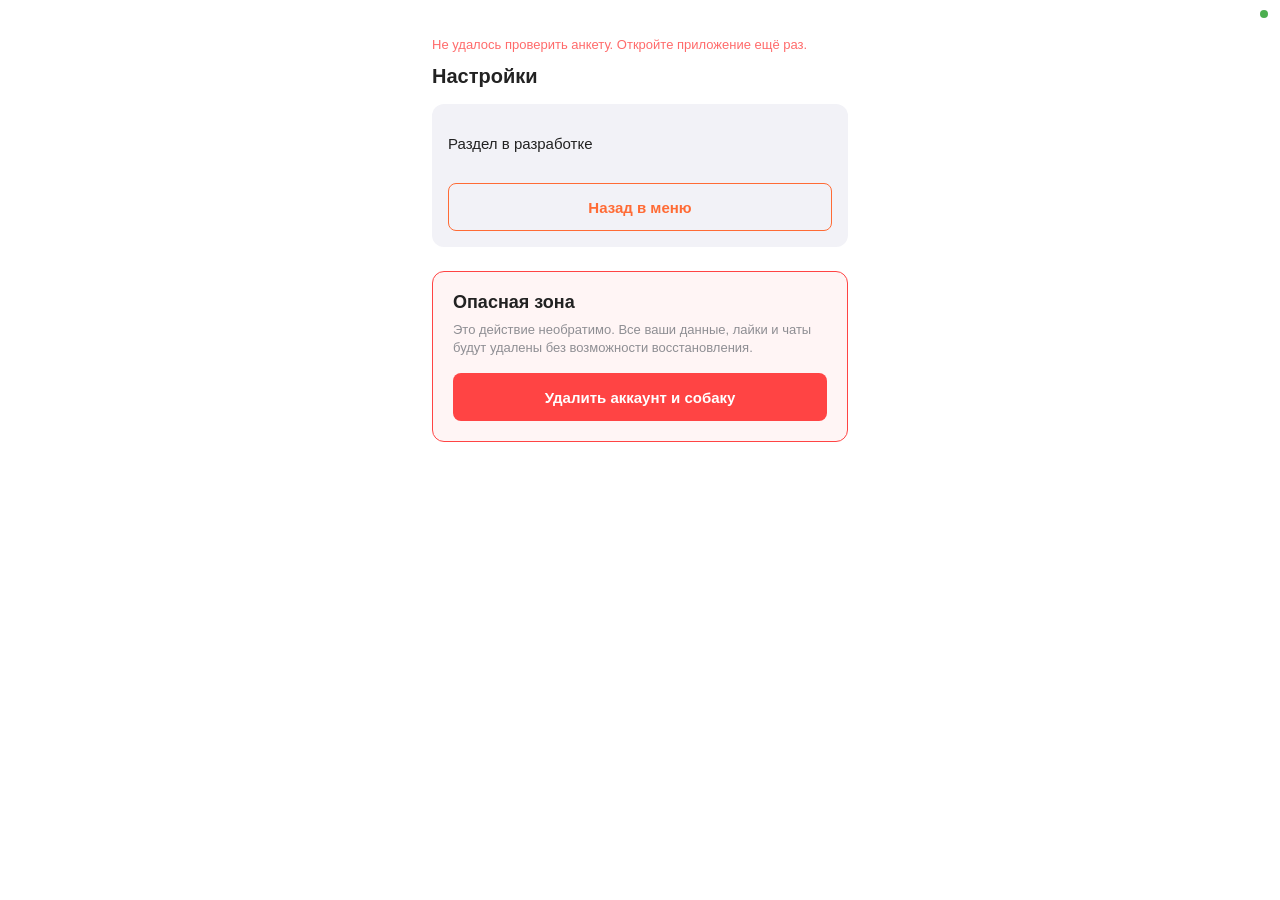
<file: settings.html>
<!DOCTYPE html>
<html lang="ru">
<head>
  <meta charset="UTF-8">
  <meta name="viewport" content="width=device-width, initial-scale=1.0">
  <title>DogBuddy — настройки</title>
  <link rel="stylesheet" href="style.css">
  <script src="https://telegram.org/js/telegram-web-app.js"></script>
</head>
<body data-requires-dog="1">
  <div id="network-banner" class="network-banner hidden">⚠️ Нет подключения к интернету</div>
  <div id="network-indicator" class="network-indicator online"></div>
  <main class="mx-auto min-h-screen max-w-md px-4 py-6">
    <h1 class="mb-4">Настройки</h1>
    <section class="card flex flex-col gap-4 p-4">
      <p>Раздел в разработке</p>
      <a class="btn-secondary no-underline" href="index.html">Назад в меню</a>
    </section>

    <section class="danger-zone">
      <h2 class="danger-title">Опасная зона</h2>
      <p class="danger-note">Это действие необратимо. Все ваши данные, лайки и чаты будут удалены без возможности восстановления.</p>
      <button id="delete-account" class="btn-danger" type="button">Удалить аккаунт и собаку</button>
    </section>
  </main>

  <div id="delete-modal" class="delete-modal is-hidden">
    <div class="delete-modal-card" role="dialog" aria-modal="true" aria-labelledby="delete-modal-text">
      <p id="delete-modal-text">Вы уверены? Ваша собака и все данные будут удалены навсегда.</p>
      <button id="delete-cancel" class="btn-muted" type="button">Отмена</button>
      <button id="delete-confirm" class="btn-danger" type="button">Удалить навсегда</button>
    </div>
  </div>
  <script src="app.js"></script>
</body>
</html>
</file>
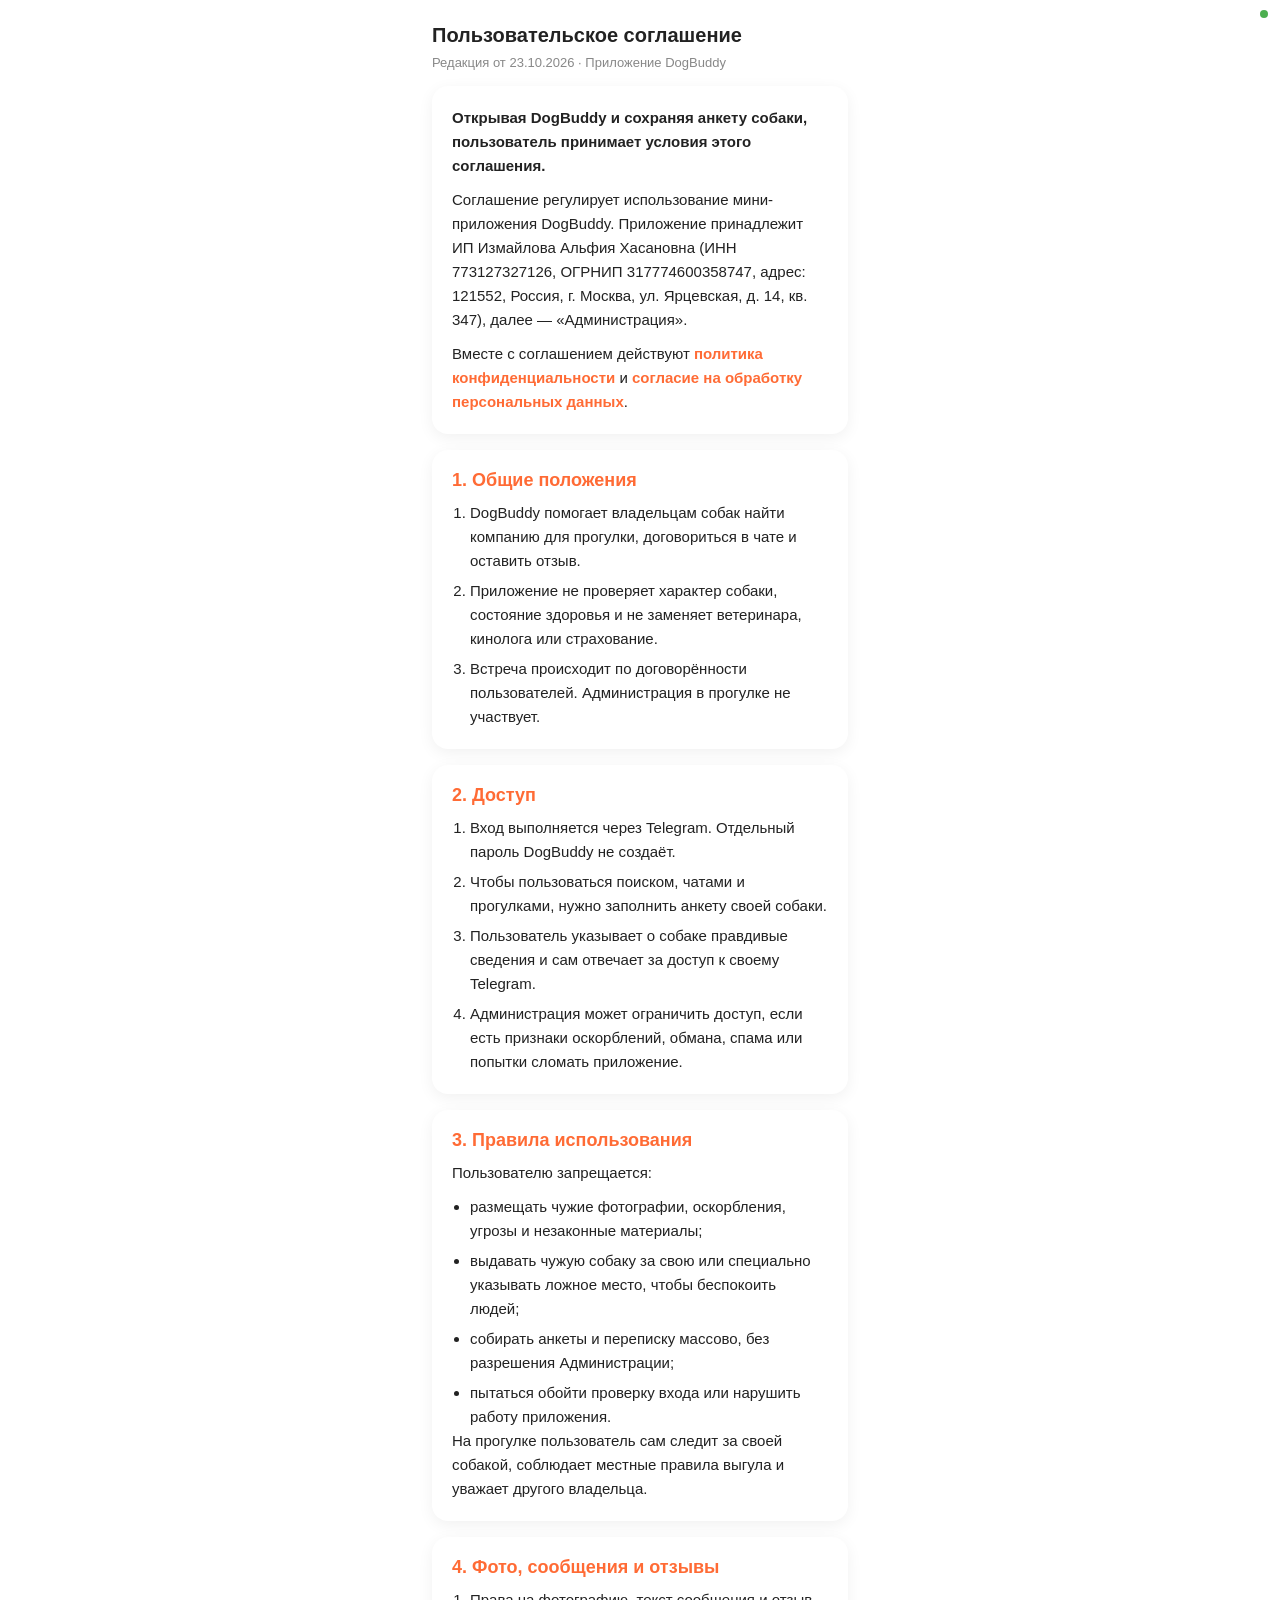
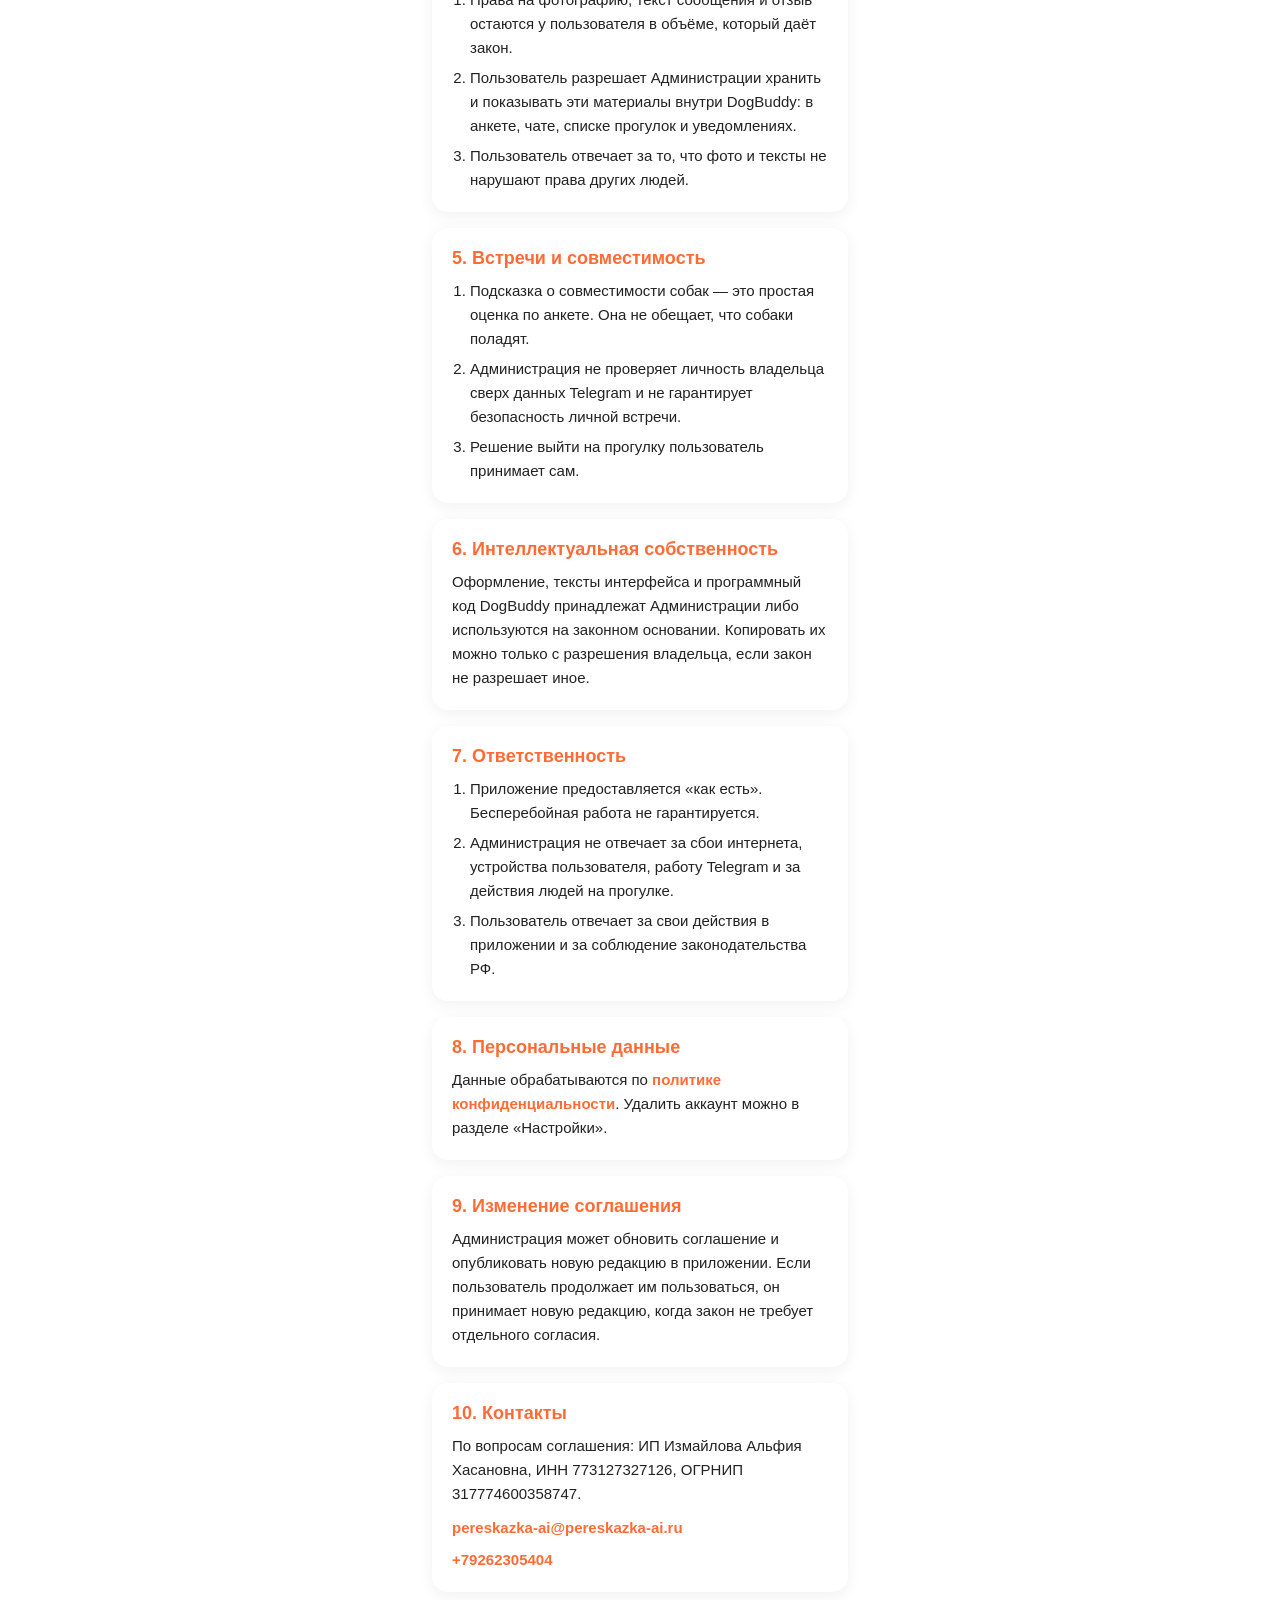
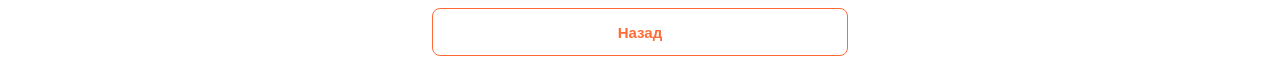
<file: terms.html>
<!DOCTYPE html>
<html lang="ru">
<head>
  <meta charset="UTF-8">
  <meta name="viewport" content="width=device-width, initial-scale=1.0">
  <title>DogBuddy — пользовательское соглашение</title>
  <link rel="stylesheet" href="style.css">
  <script src="https://telegram.org/js/telegram-web-app.js"></script>
</head>
<body class="about-page">
  <div id="network-banner" class="network-banner hidden">⚠️ Нет подключения к интернету</div>
  <div id="network-indicator" class="network-indicator online"></div>
  <main class="mx-auto min-h-screen max-w-md px-4 py-6">
    <h1 class="about-title">Пользовательское соглашение</h1>
    <p class="privacy-meta">Редакция от 23.10.2026 · Приложение DogBuddy</p>

    <section class="about-card privacy-card">
      <p><strong>Открывая DogBuddy и сохраняя анкету собаки, пользователь принимает условия этого соглашения.</strong></p>
      <p>Соглашение регулирует использование мини-приложения DogBuddy. Приложение принадлежит ИП Измайлова Альфия Хасановна (ИНН 773127327126, ОГРНИП 317774600358747, адрес: 121552, Россия, г. Москва, ул. Ярцевская, д. 14, кв. 347), далее — «Администрация».</p>
      <p>Вместе с соглашением действуют <a class="privacy-doc" href="privacy.html">политика конфиденциальности</a> и <a class="privacy-doc" href="consent.html">согласие на обработку персональных данных</a>.</p>
    </section>

    <section class="about-card privacy-card">
      <h2>1. Общие положения</h2>
      <ol>
        <li>DogBuddy помогает владельцам собак найти компанию для прогулки, договориться в чате и оставить отзыв.</li>
        <li>Приложение не проверяет характер собаки, состояние здоровья и не заменяет ветеринара, кинолога или страхование.</li>
        <li>Встреча происходит по договорённости пользователей. Администрация в прогулке не участвует.</li>
      </ol>
    </section>

    <section class="about-card privacy-card">
      <h2>2. Доступ</h2>
      <ol>
        <li>Вход выполняется через Telegram. Отдельный пароль DogBuddy не создаёт.</li>
        <li>Чтобы пользоваться поиском, чатами и прогулками, нужно заполнить анкету своей собаки.</li>
        <li>Пользователь указывает о собаке правдивые сведения и сам отвечает за доступ к своему Telegram.</li>
        <li>Администрация может ограничить доступ, если есть признаки оскорблений, обмана, спама или попытки сломать приложение.</li>
      </ol>
    </section>

    <section class="about-card privacy-card">
      <h2>3. Правила использования</h2>
      <p>Пользователю запрещается:</p>
      <ul>
        <li>размещать чужие фотографии, оскорбления, угрозы и незаконные материалы;</li>
        <li>выдавать чужую собаку за свою или специально указывать ложное место, чтобы беспокоить людей;</li>
        <li>собирать анкеты и переписку массово, без разрешения Администрации;</li>
        <li>пытаться обойти проверку входа или нарушить работу приложения.</li>
      </ul>
      <p>На прогулке пользователь сам следит за своей собакой, соблюдает местные правила выгула и уважает другого владельца.</p>
    </section>

    <section class="about-card privacy-card">
      <h2>4. Фото, сообщения и отзывы</h2>
      <ol>
        <li>Права на фотографию, текст сообщения и отзыв остаются у пользователя в объёме, который даёт закон.</li>
        <li>Пользователь разрешает Администрации хранить и показывать эти материалы внутри DogBuddy: в анкете, чате, списке прогулок и уведомлениях.</li>
        <li>Пользователь отвечает за то, что фото и тексты не нарушают права других людей.</li>
      </ol>
    </section>

    <section class="about-card privacy-card">
      <h2>5. Встречи и совместимость</h2>
      <ol>
        <li>Подсказка о совместимости собак — это простая оценка по анкете. Она не обещает, что собаки поладят.</li>
        <li>Администрация не проверяет личность владельца сверх данных Telegram и не гарантирует безопасность личной встречи.</li>
        <li>Решение выйти на прогулку пользователь принимает сам.</li>
      </ol>
    </section>

    <section class="about-card privacy-card">
      <h2>6. Интеллектуальная собственность</h2>
      <p>Оформление, тексты интерфейса и программный код DogBuddy принадлежат Администрации либо используются на законном основании. Копировать их можно только с разрешения владельца, если закон не разрешает иное.</p>
    </section>

    <section class="about-card privacy-card">
      <h2>7. Ответственность</h2>
      <ol>
        <li>Приложение предоставляется «как есть». Бесперебойная работа не гарантируется.</li>
        <li>Администрация не отвечает за сбои интернета, устройства пользователя, работу Telegram и за действия людей на прогулке.</li>
        <li>Пользователь отвечает за свои действия в приложении и за соблюдение законодательства РФ.</li>
      </ol>
    </section>

    <section class="about-card privacy-card">
      <h2>8. Персональные данные</h2>
      <p>Данные обрабатываются по <a class="privacy-doc" href="privacy.html">политике конфиденциальности</a>. Удалить аккаунт можно в разделе «Настройки».</p>
    </section>

    <section class="about-card privacy-card">
      <h2>9. Изменение соглашения</h2>
      <p>Администрация может обновить соглашение и опубликовать новую редакцию в приложении. Если пользователь продолжает им пользоваться, он принимает новую редакцию, когда закон не требует отдельного согласия.</p>
    </section>

    <section class="about-card privacy-card">
      <h2>10. Контакты</h2>
      <p>По вопросам соглашения: ИП Измайлова Альфия Хасановна, ИНН 773127327126, ОГРНИП 317774600358747.</p>
      <p class="about-contacts">
        <a class="about-contact" href="mailto:pereskazka-ai@pereskazka-ai.ru">pereskazka-ai@pereskazka-ai.ru</a>
        <a class="about-contact" href="tel:+79262305404">+79262305404</a>
      </p>
    </section>

    <a class="btn-secondary no-underline" href="about.html">Назад</a>
  </main>
  <script src="app.js"></script>
</body>
</html>
</file>
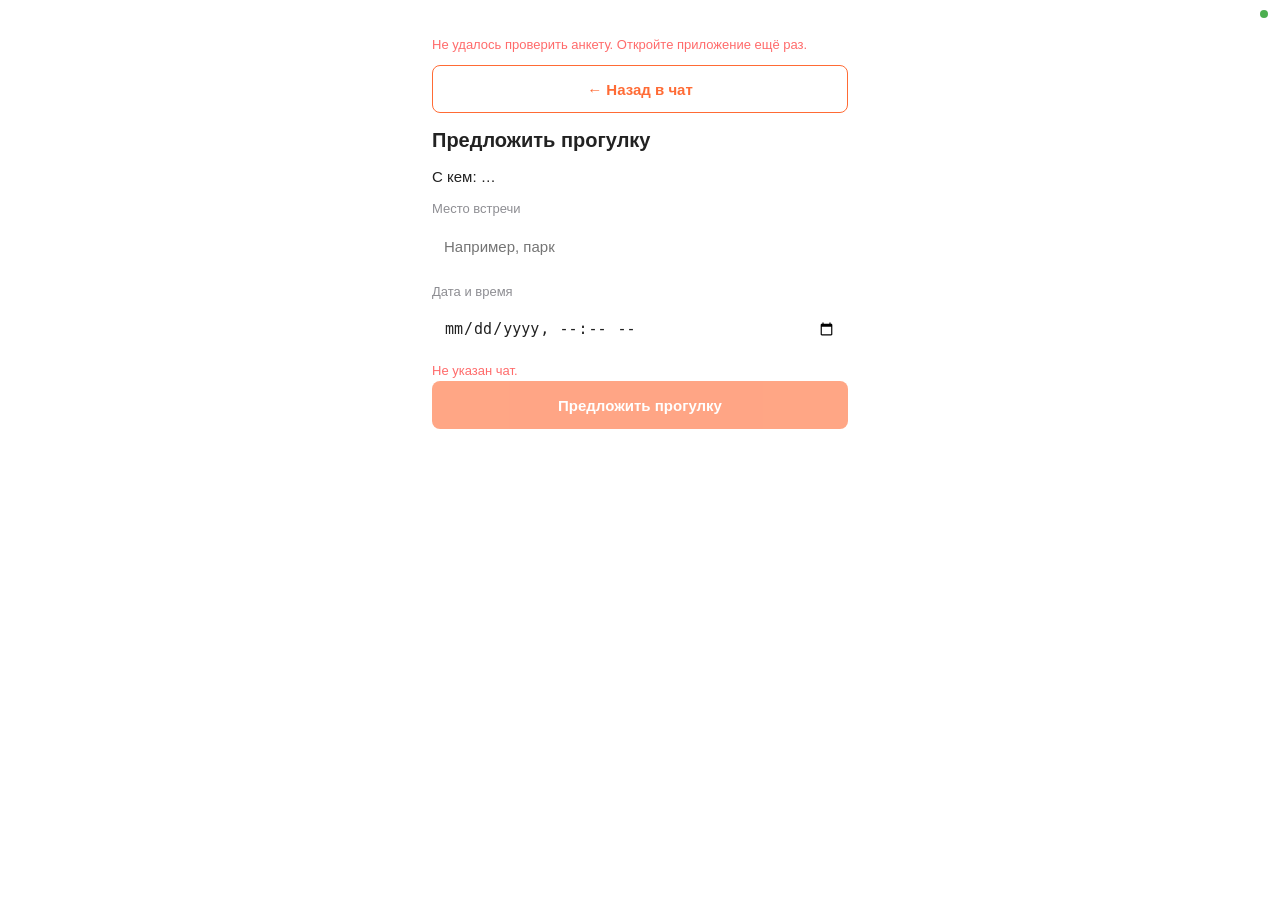
<file: walk.html>
<!DOCTYPE html>
<html lang="ru">
<head>
  <meta charset="UTF-8">
  <meta name="viewport" content="width=device-width, initial-scale=1.0">
  <title>DogBuddy — прогулка</title>
  <script src="https://telegram.org/js/telegram-web-app.js"></script>
  <link rel="stylesheet" href="style.css">
  <style>
    .walk-back,
    .walk-submit {
      display: flex;
      align-items: center;
      justify-content: center;
      width: 100%;
      text-decoration: none;
    }

    .walk-label {
      display: block;
      margin: 16px 0 8px;
    }

    .walk-partner {
      margin: 16px 0 0;
      font-size: 15px;
    }

    .walk-status {
      min-height: 18px;
      margin: 12px 0 0;
    }
  </style>
</head>
<body data-requires-dog="1">
  <div id="network-banner" class="network-banner hidden">⚠️ Нет подключения к интернету</div>
  <div id="network-indicator" class="network-indicator online"></div>
  <main class="mx-auto min-h-screen max-w-md px-4 py-6">
    <a id="walk-back" class="btn-secondary walk-back" href="chat.html">← Назад в чат</a>
    <h1 class="mb-2 mt-4">Предложить прогулку</h1>
    <p id="walk-partner" class="walk-partner">С кем: …</p>

    <form id="walk-form">
      <label class="hint walk-label" for="walk-place">Место встречи</label>
      <input id="walk-place" class="field" type="text" name="place" minlength="3" maxlength="100" placeholder="Например, парк" required>

      <label class="hint walk-label" for="walk-time">Дата и время</label>
      <input id="walk-time" class="field" type="datetime-local" name="scheduled_at" required>

      <p id="walk-status" class="hint walk-status"></p>
      <button class="btn-primary walk-submit" type="submit">Предложить прогулку</button>
    </form>
  </main>
  <script src="app.js"></script>
</body>
</html>
</file>
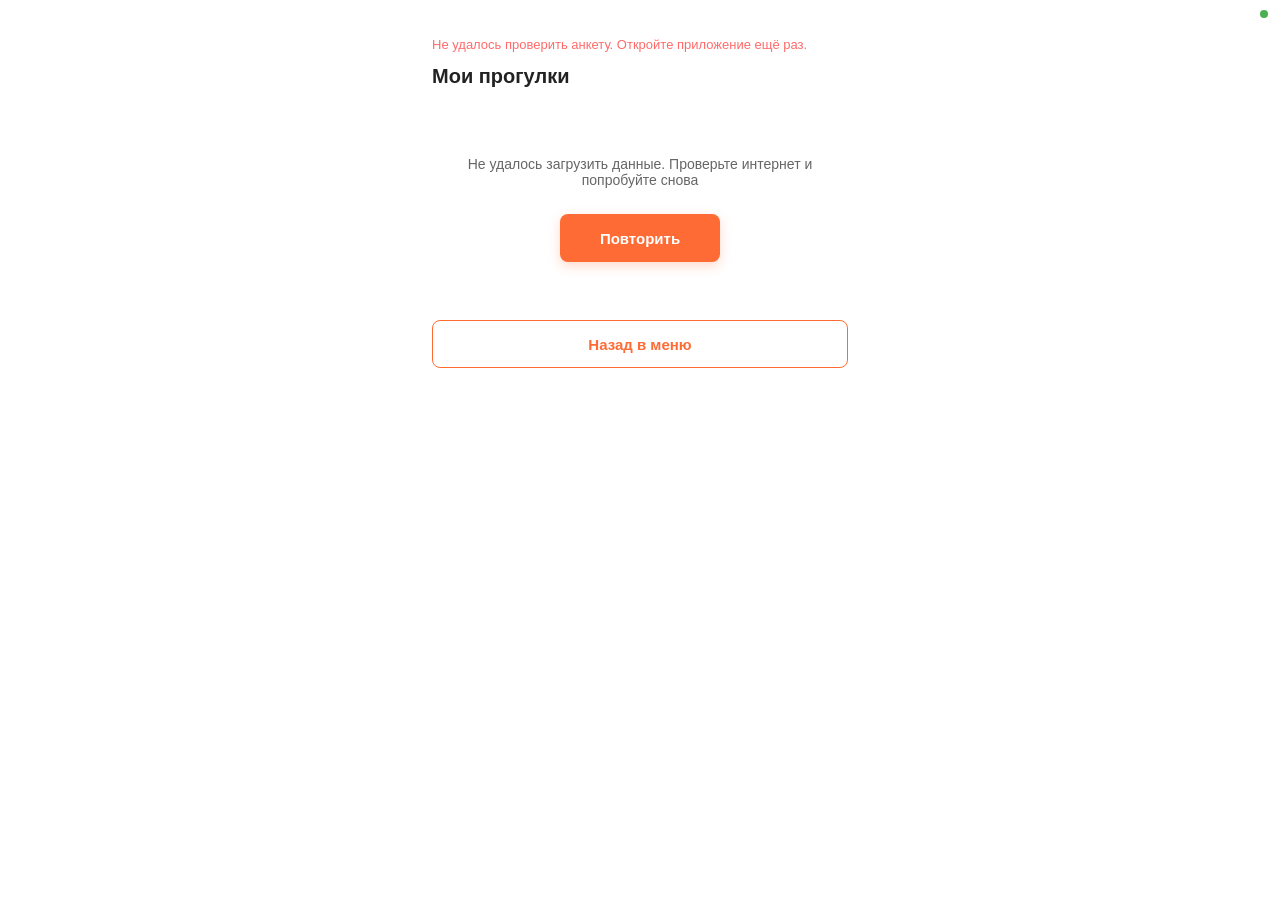
<file: walks.html>
<!DOCTYPE html>
<html lang="ru">
<head>
  <meta charset="UTF-8">
  <meta name="viewport" content="width=device-width, initial-scale=1.0">
  <title>DogBuddy — прогулки</title>
  <link rel="stylesheet" href="style.css">
  <script src="https://telegram.org/js/telegram-web-app.js"></script>
</head>
<body data-requires-dog="1">
  <div id="network-banner" class="network-banner hidden">⚠️ Нет подключения к интернету</div>
  <div id="network-indicator" class="network-indicator online"></div>
  <main class="mx-auto min-h-screen max-w-md px-4 py-6">
    <h1 class="mb-4">Мои прогулки</h1>
    <div id="walks-list" class="list-stack"></div>
    <a class="btn-secondary no-underline mt-4" href="index.html">Назад в меню</a>
  </main>
  <script src="app.js"></script>
</body>
</html>
</file>
<file: style.css>
:root {
  --tg-bg: var(--tg-theme-bg-color, #ffffff);
  --tg-text: var(--tg-theme-text-color, #222222);
  --tg-hint: var(--tg-theme-hint-color, #8e8e93);
  --tg-card: var(--tg-theme-secondary-bg-color, #f2f2f7);
  --primary: #FF6B35;
  --primary-text: #ffffff;
}

* {
  box-sizing: border-box;
}

body {
  margin: 0;
  background: var(--tg-bg);
  color: var(--tg-text);
  font-family: -apple-system, BlinkMacSystemFont, "Segoe UI", sans-serif;
  font-size: 15px;
}

.mx-auto {
  margin-left: auto;
  margin-right: auto;
}

.min-h-screen {
  min-height: 100vh;
}

.max-w-md {
  max-width: 448px;
}

.px-4 {
  padding-left: 16px;
  padding-right: 16px;
}

.py-6 {
  padding-top: 24px;
  padding-bottom: 24px;
}

.p-4 {
  padding: 16px;
}

.mb-2 {
  margin-bottom: 8px;
}

.mb-4 {
  margin-bottom: 16px;
}

.mt-2 {
  margin-top: 8px;
}

.mt-4 {
  margin-top: 16px;
}

.flex {
  display: flex;
}

.flex-col {
  flex-direction: column;
}

.items-center {
  align-items: center;
}

.justify-center {
  justify-content: center;
}

.gap-1 {
  gap: 4px;
}

.gap-2 {
  gap: 8px;
}

.gap-4 {
  gap: 16px;
}

.no-underline {
  text-decoration: none;
}

h1 {
  margin: 0;
  font-size: 20px;
  font-weight: 700;
}

.hint {
  color: var(--tg-hint);
  font-size: 13px;
}

.card {
  background: var(--tg-card);
  border-radius: 12px;
}

.field {
  width: 100%;
  height: 44px;
  padding: 0 12px;
  border: none;
  border-radius: 8px;
  background: var(--tg-bg);
  color: var(--tg-text);
  font-size: 15px;
}

.btn-primary {
  height: 48px;
  border: none;
  border-radius: 8px;
  background: var(--primary);
  color: var(--primary-text);
  font-size: 15px;
  font-weight: 600;
}

main .btn-primary,
main .btn-secondary {
  display: flex;
  align-items: center;
  justify-content: center;
  width: 100%;
  text-decoration: none;
  cursor: pointer;
}

.is-hidden {
  display: none !important;
}

body.is-checking main {
  visibility: hidden;
}

body.is-checking .loader-container,
body.is-checking .load-error {
  visibility: visible;
}

.dog-name {
  margin: 0 0 16px;
  font-size: 18px;
  font-weight: 600;
}

.btn-primary:disabled,
.btn-secondary:disabled {
  opacity: 0.6;
}

.btn-secondary {
  height: 48px;
  border: 1px solid var(--primary);
  border-radius: 8px;
  background: transparent;
  color: var(--primary);
  font-size: 15px;
  font-weight: 600;
}

.manual-coords {
  display: none;
  flex-direction: column;
  gap: 16px;
}

.manual-coords.is-visible {
  display: flex;
}

.status-ok {
  color: #4CAF50;
}

.status-error {
  color: #FF6B6B;
}

.photo-preview,
.profile-photo {
  object-fit: cover;
  border-radius: 12px;
  background: var(--tg-bg);
}

.photo-preview {
  width: 72px;
  height: 72px;
  flex-shrink: 0;
}

.profile-photo {
  display: block;
  width: 100%;
  height: 220px;
}

.profile-facts {
  display: flex;
  flex-direction: column;
  gap: 8px;
  margin: 0 0 16px;
}

.profile-facts p {
  margin: 0;
}

.profile-view,
.profile-edit {
  animation: profile-in 0.25s ease;
}

.profile-edit {
  display: flex;
  flex-direction: column;
  gap: 16px;
}

.profile-edit.is-hidden {
  display: none;
}

.profile-actions {
  display: flex;
  flex-direction: column;
  gap: 8px;
}

.profile-edit-btn,
.profile-save-btn,
.profile-cancel-btn {
  transition: opacity 0.2s ease, transform 0.2s ease;
}

.profile-edit-btn:hover,
.profile-save-btn:hover,
.profile-cancel-btn:hover {
  opacity: 0.92;
}

@keyframes profile-in {
  from {
    opacity: 0;
    transform: translateY(6px);
  }
  to {
    opacity: 1;
    transform: translateY(0);
  }
}

.list-stack {
  display: flex;
  flex-direction: column;
  gap: 12px;
}

.list-card {
  display: flex;
  gap: 12px;
  align-items: center;
  padding: 16px;
  border-radius: 16px;
  background: var(--tg-card);
  box-shadow: 0 4px 16px rgba(0, 0, 0, 0.06);
  color: inherit;
  text-decoration: none;
}

.chat-card {
  position: relative;
  transition: background 0.2s ease;
}

.chat-card:hover {
  background: #FFF8F3;
}

.chat-card.unread {
  background: #FFF3E0;
}

.chat-card.unread:hover {
  background: #FFE8CC;
}

.unread-badge {
  position: absolute;
  top: 10px;
  right: 10px;
  min-width: 24px;
  height: 24px;
  padding: 0 6px;
  box-sizing: border-box;
  background: #FF4444;
  color: #ffffff;
  border-radius: 999px;
  display: flex;
  justify-content: center;
  align-items: center;
  font-size: 12px;
  font-weight: bold;
  line-height: 1;
}

.list-card-column {
  flex-direction: column;
  align-items: stretch;
}

.list-avatar {
  width: 48px;
  height: 48px;
  border-radius: 50%;
  object-fit: cover;
  flex-shrink: 0;
  background: var(--tg-bg);
}

.list-body {
  min-width: 0;
  flex: 1;
}

.list-top {
  display: flex;
  align-items: center;
  justify-content: space-between;
  gap: 8px;
}

.list-name {
  font-size: 18px;
  font-weight: 600;
}

.list-preview {
  display: block;
  margin-top: 4px;
  overflow: hidden;
  color: var(--tg-hint);
  font-size: 13px;
  white-space: nowrap;
  text-overflow: ellipsis;
}

.list-time {
  flex-shrink: 0;
  color: var(--tg-hint);
  font-size: 11px;
}

.list-place {
  margin: 8px 0 0;
}

.list-when {
  margin: 4px 0 0;
}

.list-actions {
  display: flex;
  gap: 8px;
  margin-top: 12px;
}

.list-actions .btn-primary,
.list-actions .btn-secondary {
  width: auto;
  flex: 1;
}

.status-badge {
  display: inline-block;
  padding: 2px 8px;
  border-radius: 8px;
  font-size: 13px;
  font-weight: 600;
}

.status-proposed {
  background: #FF6B35;
  color: #ffffff;
}

.status-confirmed {
  background: #4CAF50;
  color: #ffffff;
}

.status-done {
  background: #E5E5EA;
  color: #222222;
}

.status-cancelled {
  background: #FF6B6B;
  color: #ffffff;
}

.toast-error,
.toast-success {
  position: fixed;
  top: 20px;
  left: 50%;
  transform: translateX(-50%);
  z-index: 10000;
  max-width: calc(100% - 32px);
  padding: 12px 16px;
  border-radius: 8px;
  color: #ffffff;
  box-shadow: 0 8px 24px rgba(0, 0, 0, 0.18);
  animation: toast-in 0.2s ease;
}

.toast-error {
  background: #FF4444;
}

.toast-success {
  background: #4CAF50;
}

.toast-hide {
  animation: toast-out 0.3s ease forwards;
}

@keyframes toast-in {
  from {
    opacity: 0;
    transform: translateX(-50%) translateY(-8px);
  }
  to {
    opacity: 1;
    transform: translateX(-50%) translateY(0);
  }
}

@keyframes toast-out {
  to {
    opacity: 0;
    transform: translateX(-50%) translateY(-8px);
  }
}

.loader-container {
  display: flex;
  flex-direction: column;
  justify-content: center;
  align-items: center;
  min-height: 200px;
}

.spinner {
  width: 40px;
  height: 40px;
  border: 4px solid #f3f3f3;
  border-top: 4px solid #FF6B35;
  border-radius: 50%;
  animation: spin 1s linear infinite;
}

.loader-text {
  color: #666666;
  font-size: 14px;
  margin-top: 10px;
  text-align: center;
}

.loader-container.loader-compact {
  min-height: 72px;
  flex-direction: row;
  gap: 10px;
}

.loader-compact .spinner {
  width: 24px;
  height: 24px;
  border-width: 3px;
}

.loader-compact .loader-text {
  margin-top: 0;
}

.loading-overlay {
  position: absolute;
  top: 0;
  right: 0;
  bottom: 0;
  left: 0;
  display: flex;
  align-items: center;
  justify-content: center;
  background: rgba(255, 255, 255, 0.8);
  border-radius: 8px;
  z-index: 5;
}

.load-error {
  display: flex;
  flex-direction: column;
  align-items: center;
  justify-content: center;
  gap: 12px;
  min-height: 200px;
  padding: 16px;
  text-align: center;
}

.load-error .load-retry {
  width: auto;
  min-width: 160px;
  box-shadow: 0 4px 12px rgba(255, 107, 53, 0.25);
}

@keyframes spin {
  from {
    transform: rotate(0deg);
  }
  to {
    transform: rotate(360deg);
  }
}

.network-banner {
  position: fixed;
  top: 0;
  left: 0;
  right: 0;
  z-index: 99999;
  padding: 12px 20px;
  background: #FF4444;
  color: #ffffff;
  text-align: center;
  animation: slideDown 0.25s ease;
}

.network-banner.hidden {
  display: none;
}

.network-indicator {
  position: fixed;
  top: 10px;
  right: 12px;
  width: 8px;
  height: 8px;
  border-radius: 50%;
  z-index: 99998;
}

.network-indicator.online {
  background: #4CAF50;
}

.network-indicator.offline {
  background: #FF4444;
  animation: pulse 1.2s ease infinite;
}

body.offline {
  padding-top: 46px;
}

body.offline .network-indicator {
  top: 56px;
}

@keyframes slideDown {
  from {
    transform: translateY(-100%);
  }
  to {
    transform: translateY(0);
  }
}

@keyframes pulse {
  0% {
    opacity: 1;
  }
  50% {
    opacity: 0.35;
  }
  100% {
    opacity: 1;
  }
}

.danger-zone {
  margin-top: 24px;
  padding: 20px;
  border: 1px solid #FF4444;
  border-radius: 12px;
  background: #FFF5F5;
}

.danger-title {
  margin: 0 0 8px;
  font-size: 18px;
  font-weight: 700;
}

.danger-note {
  margin: 0 0 16px;
  color: #8e8e93;
  font-size: 13px;
  line-height: 1.4;
}

.btn-danger {
  display: flex;
  align-items: center;
  justify-content: center;
  width: 100%;
  height: 48px;
  border: none;
  border-radius: 8px;
  background: #FF4444;
  color: #ffffff;
  font-size: 15px;
  font-weight: 600;
  cursor: pointer;
  transition: background 0.2s ease;
}

.btn-danger:hover {
  background: #D93636;
}

.btn-danger:disabled {
  opacity: 0.6;
}

.btn-muted {
  display: flex;
  align-items: center;
  justify-content: center;
  width: 100%;
  height: 48px;
  border: none;
  border-radius: 8px;
  background: #E5E5EA;
  color: #222222;
  font-size: 15px;
  font-weight: 600;
  cursor: pointer;
}

.delete-modal {
  position: fixed;
  top: 0;
  right: 0;
  bottom: 0;
  left: 0;
  z-index: 100000;
  display: flex;
  align-items: center;
  justify-content: center;
  padding: 20px;
  background: rgba(0, 0, 0, 0.55);
}

.delete-modal-card {
  width: 100%;
  max-width: 360px;
  padding: 20px;
  border-radius: 16px;
  background: #ffffff;
  box-shadow: 0 12px 40px rgba(0, 0, 0, 0.2);
  display: flex;
  flex-direction: column;
  gap: 12px;
}

.delete-modal-card p {
  margin: 0 0 4px;
  font-size: 16px;
  line-height: 1.4;
}

.about-page {
  background: #ffffff;
  color: #222222;
}

.about-title {
  display: flex;
  align-items: center;
  gap: 10px;
  margin: 0 0 16px;
  font-size: 20px;
  font-weight: 700;
}

.about-title-icon {
  font-size: 32px;
  line-height: 1;
}

.about-card {
  margin-bottom: 16px;
  padding: 20px;
  border-radius: 16px;
  background: #ffffff;
  box-shadow: 0 4px 16px rgba(0, 0, 0, 0.06);
}

.about-card h2 {
  margin: 0 0 10px;
  font-size: 18px;
  font-weight: 700;
}

.about-card p {
  margin: 0;
  line-height: 1.45;
}

.about-steps {
  display: flex;
  flex-direction: column;
  gap: 16px;
  margin: 0;
  padding: 0;
  list-style: none;
}

.about-step {
  display: flex;
  align-items: center;
  gap: 12px;
}

.about-step-icon {
  flex-shrink: 0;
  font-size: 48px;
  line-height: 1;
}

.about-contacts {
  display: flex;
  flex-direction: column;
  align-items: flex-start;
  gap: 8px;
}

.about-contact {
  color: #FF6B35;
  font-weight: 600;
  text-decoration: none;
}

.about-contact:hover {
  text-decoration: underline;
}

.privacy-link {
  display: block;
  margin-top: 16px;
  color: #888888;
  font-size: 13px;
  text-align: center;
  text-decoration: none;
}

.legal-links {
  display: flex;
  flex-direction: column;
  align-items: center;
  gap: 8px;
  margin-top: 16px;
}

.legal-links .privacy-link {
  margin-top: 0;
}

.privacy-doc {
  color: #FF6B35;
  font-weight: 600;
  text-decoration: none;
}

.privacy-doc:hover {
  text-decoration: underline;
}

.privacy-meta {
  margin: -8px 0 16px;
  color: #888888;
  font-size: 13px;
}

.privacy-card h2 {
  color: #FF6B35;
  font-weight: 700;
}

.privacy-card p,
.privacy-card li {
  line-height: 1.6;
}

.privacy-card p + p,
.privacy-card ul,
.privacy-card ol {
  margin-top: 10px;
}

.privacy-card ul,
.privacy-card ol {
  margin-bottom: 0;
  padding-left: 18px;
}

.privacy-card li + li {
  margin-top: 6px;
}
</file>
